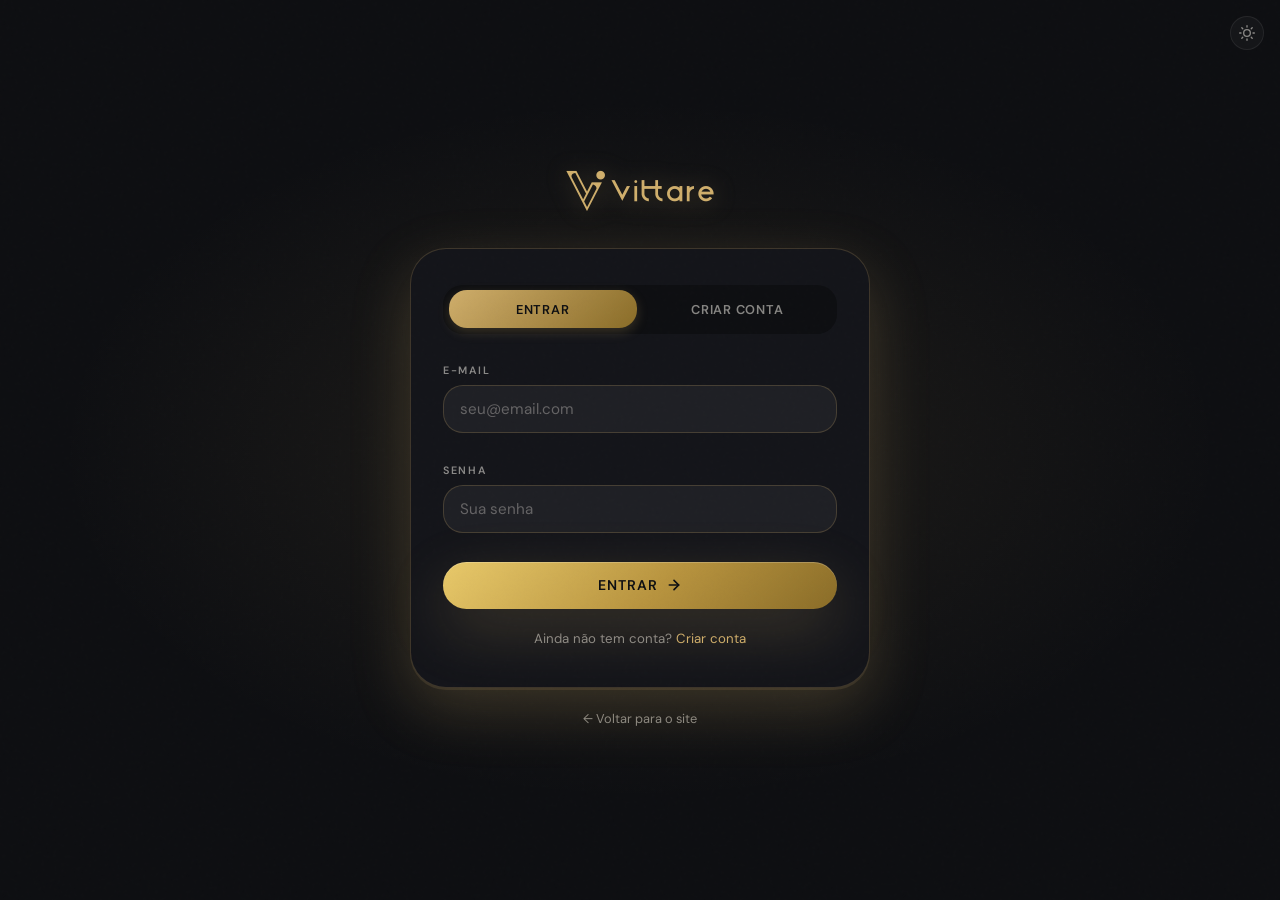
<file: admin.html>
<!DOCTYPE html>
<html lang="pt-BR" data-theme="dark">
<head>
<meta charset="UTF-8"/>
<meta name="viewport" content="width=device-width,initial-scale=1.0"/>
<title>Admin — Jornada Patrimônio Inteligente</title>
<link rel="icon" href="[data-uri]" type="image/png"/>
<link rel="preconnect" href="https://fonts.googleapis.com"/>
<link href="https://fonts.googleapis.com/css2?family=Playfair+Display:ital,wght@0,400;0,600;0,700&family=DM+Sans:wght@300;400;500;600&display=swap" rel="stylesheet"/>
<link rel="stylesheet" href="styles.css"/>
<style>
.adm-page { min-height:100vh; background:var(--bg-0); display:flex; flex-direction:column; }
.adm-nav {
  background:rgba(14,15,18,.94); backdrop-filter:blur(20px);
  border-bottom:1px solid var(--brd-gold); padding:.9rem 1.5rem;
  display:flex; align-items:center; justify-content:space-between; gap:1rem;
  position:sticky; top:0; z-index:50;
}
.adm-nav__logo { height:34px; width:auto; }
.adm-nav__right { display:flex; align-items:center; gap:.85rem; }
.adm-nav__user { font-size:.78rem; color:var(--text-m); }
.adm-body { max-width:1100px; margin:0 auto; padding:2.5rem 1.5rem; width:100%; }
.adm-header { margin-bottom:2.5rem; }
.adm-header h1 { font-size:clamp(1.6rem,3vw,2.2rem); margin-bottom:.3rem; }
.adm-header p { font-size:.9rem; color:var(--text-m); }
.adm-grid { display:grid; gap:1.5rem; }
@media(min-width:900px) { .adm-grid { grid-template-columns:1fr 1fr; } }
.adm-panel {
  border:1px solid var(--brd-gold); border-radius:var(--r-xl);
  background:var(--bg-1); overflow:hidden;
}
.adm-panel__hdr {
  background:rgba(207,174,107,.07); padding:1rem 1.5rem;
  border-bottom:1px solid var(--brd-gold);
  display:flex; align-items:center; gap:.6rem;
}
.adm-panel__hdr h3 {
  font-family:'DM Sans',sans-serif; font-size:.82rem; font-weight:700;
  letter-spacing:.18em; text-transform:uppercase; color:var(--gold-400); margin:0;
}
.adm-panel__hdr svg { color:var(--gold-400); flex-shrink:0; width:15px; height:15px; }
.adm-panel__body { padding:1.5rem; display:flex; flex-direction:column; gap:1rem; }
.adm-status-badge {
  display:inline-flex; align-items:center; gap:.4rem;
  padding:.3rem .85rem; border-radius:var(--r-full);
  font-family:'DM Sans',sans-serif; font-size:.7rem; font-weight:700;
  letter-spacing:.12em; text-transform:uppercase;
}
.adm-status-badge--open   { background:rgba(80,200,120,.12); border:1px solid rgba(80,200,120,.25); color:#50c878; }
.adm-status-badge--closed { background:rgba(220,80,80,.12);  border:1px solid rgba(220,80,80,.25);  color:#e06060; }
.adm-status-badge--locked { background:rgba(207,174,107,.1); border:1px solid var(--brd-gold); color:var(--gold-400); }
.adm-status-badge--live   { background:rgba(80,200,120,.12); border:1px solid rgba(80,200,120,.25); color:#50c878; }
.adm-save-msg {
  font-size:.82rem; padding:.6rem 1rem; border-radius:var(--r-md);
  background:rgba(207,174,107,.08); border:1px solid var(--brd-gold);
  color:var(--gold-400); display:none;
}
.adm-save-msg.visible { display:block; }
/* Users table */
.users-table { width:100%; border-collapse:collapse; font-size:.86rem; }
.users-table th {
  text-align:left; padding:.6rem .9rem;
  font-family:'DM Sans',sans-serif; font-size:.62rem; font-weight:700;
  letter-spacing:.18em; text-transform:uppercase; color:var(--text-m);
  border-bottom:1px solid var(--brd-sub);
}
.users-table td { padding:.7rem .9rem; border-bottom:1px solid var(--brd-sub); color:var(--text-b); vertical-align:middle; }
.users-table tr:last-child td { border-bottom:none; }
.users-table tr:hover td { background:var(--surf-a); }
.paid-badge {
  display:inline-flex; align-items:center; gap:.3rem;
  padding:.2rem .65rem; border-radius:var(--r-full);
  font-size:.65rem; font-weight:700; letter-spacing:.1em; text-transform:uppercase;
}
.paid-badge--yes { background:rgba(80,200,120,.12); color:#50c878; border:1px solid rgba(80,200,120,.2); }
.paid-badge--no  { background:rgba(207,174,107,.08); color:var(--gold-400); border:1px solid var(--brd-gold); }
.btn--xs { padding:.38rem .85rem; font-size:.72rem; }
/* Events list */
.events-list { display:flex; flex-direction:column; gap:.75rem; }
.event-row {
  display:flex; align-items:center; gap:1rem; flex-wrap:wrap;
  padding:.9rem 1.1rem; border:1px solid var(--brd-gold);
  border-radius:var(--r-lg); background:var(--surf-a); transition:var(--tr);
}
.event-row.active-event { border-color:var(--gold-300); background:rgba(207,174,107,.08); }
.event-row__info { flex:1; min-width:160px; }
.event-row__name { font-weight:600; font-size:.95rem; color:var(--text-h); }
.event-row__meta { font-size:.78rem; color:var(--text-m); margin-top:.2rem; }
.event-row__actions { display:flex; gap:.5rem; flex-wrap:wrap; }
/* New event form */
.new-event-form {
  border:1px dashed rgba(207,174,107,.3); border-radius:var(--r-lg);
  padding:1.25rem; background:rgba(207,174,107,.03);
  display:flex; flex-direction:column; gap:.85rem;
}
</style>
</head>
<body>
<div class="adm-page">

  <!-- NAV -->
  <nav class="adm-nav">
    <div style="display:flex;align-items:center;gap:1rem">
      <img src="[data-uri]"  class="adm-nav__logo logo--dark"  alt="Vittare"/>
      <img src="[data-uri]" class="adm-nav__logo logo--light" alt="Vittare"/>
      <span class="eyebrow" style="font-size:.6rem">Área Admin</span>
    </div>
    <div class="adm-nav__right">
      <span class="adm-nav__user" id="nav-user-name">Carregando…</span>
      <button class="theme-toggle" id="themeToggle" aria-label="Alternar tema">
        <div class="theme-toggle__icons">
          <svg viewBox="0 0 24 24" fill="none" stroke="currentColor" stroke-width="2" stroke-linecap="round" stroke-linejoin="round"><path d="M21 12.79A9 9 0 1 1 11.21 3 7 7 0 0 0 21 12.79z"/></svg>
          <svg viewBox="0 0 24 24" fill="none" stroke="currentColor" stroke-width="2" stroke-linecap="round" stroke-linejoin="round"><circle cx="12" cy="12" r="5"/><line x1="12" y1="1" x2="12" y2="3"/><line x1="12" y1="21" x2="12" y2="23"/><line x1="4.22" y1="4.22" x2="5.64" y2="5.64"/><line x1="18.36" y1="18.36" x2="19.78" y2="19.78"/><line x1="1" y1="12" x2="3" y2="12"/><line x1="21" y1="12" x2="23" y2="12"/><line x1="4.22" y1="19.78" x2="5.64" y2="18.36"/><line x1="18.36" y1="5.64" x2="19.78" y2="4.22"/></svg>
        </div>
      </button>
      <button class="btn btn--secondary btn--sm" onclick="logout()">Sair</button>
    </div>
  </nav>

  <div class="adm-body">
    <div class="adm-header">
      <h1>Painel Administrativo</h1>
      <p>Gerencie eventos, links, vendas e usuários da Jornada Patrimônio Inteligente.</p>
    </div>

    <div class="adm-grid">

      <!-- ── EVENTO ATIVO ──────────────────────────── -->
      <div class="adm-panel">
        <div class="adm-panel__hdr">
          <svg viewBox="0 0 24 24" fill="none" stroke="currentColor" stroke-width="2" stroke-linecap="round" stroke-linejoin="round"><rect x="3" y="4" width="18" height="18" rx="2" ry="2"/><line x1="16" y1="2" x2="16" y2="6"/><line x1="8" y1="2" x2="8" y2="6"/><line x1="3" y1="10" x2="21" y2="10"/></svg>
          <h3>Evento ativo</h3>
        </div>
        <div class="adm-panel__body">
          <div class="form-group"><label>Nome do evento</label><input type="text" id="ev-name" placeholder="Jornada Patrimônio Inteligente"/></div>
          <div class="form-group"><label>Data e hora</label><input type="text" id="ev-date" placeholder="Ex: 2026-05-04T20:00:00-03:00"/></div>
          <div class="form-group"><label>Link de pagamento (checkout)</label><input type="text" id="ev-payment-link" placeholder="https://payfast.greenn.com.br/…"/></div>
          <div class="form-group">
            <label>Status das vendas</label>
            <div class="admin-radios" style="margin-top:.4rem">
              <label class="admin-radio"><input type="radio" name="sales-status" value="open" checked style="accent-color:var(--gold-400)"/>
                <svg width="13" height="13" viewBox="0 0 24 24" fill="none" stroke="currentColor" stroke-width="2" stroke-linecap="round" stroke-linejoin="round"><path d="M22 11.08V12a10 10 0 1 1-5.93-9.14"/><polyline points="22 4 12 14.01 9 11.01"/></svg> Vendas abertas</label>
              <label class="admin-radio"><input type="radio" name="sales-status" value="closed" style="accent-color:var(--gold-400)"/>
                <svg width="13" height="13" viewBox="0 0 24 24" fill="none" stroke="currentColor" stroke-width="2" stroke-linecap="round" stroke-linejoin="round"><circle cx="12" cy="12" r="10"/><line x1="15" y1="9" x2="9" y2="15"/><line x1="9" y1="9" x2="15" y2="15"/></svg> Encerrar vagas</label>
            </div>
          </div>
          <button class="btn btn--primary btn--sm" onclick="saveEvent()">Salvar evento</button>
          <div id="ev-msg" class="adm-save-msg"></div>
        </div>
      </div>

      <!-- ── LINK WHATSAPP ─────────────────────────── -->
      <div class="adm-panel">
        <div class="adm-panel__hdr">
          <svg viewBox="0 0 24 24" fill="none" stroke="currentColor" stroke-width="2" stroke-linecap="round" stroke-linejoin="round"><path d="M22 16.92v3a2 2 0 0 1-2.18 2 19.79 19.79 0 0 1-8.63-3.07A19.5 19.5 0 0 1 4.69 12 19.79 19.79 0 0 1 1.61 3.21 2 2 0 0 1 3.58 1h3a2 2 0 0 1 2 1.72c.127.96.361 1.903.7 2.81a2 2 0 0 1-.45 2.11L7.91 8.56a16 16 0 0 0 5.53 5.53l.98-.82a2 2 0 0 1 2.11-.45c.907.339 1.85.573 2.81.7A2 2 0 0 1 22 16.92z"/></svg>
          <h3>Grupo WhatsApp</h3>
        </div>
        <div class="adm-panel__body">
          <div id="wa-current-status" style="display:flex;align-items:center;gap:.6rem;margin-bottom:.25rem">
            <span>Status atual:</span>
            <span class="adm-status-badge adm-status-badge--locked" id="wa-status-badge">Bloqueado</span>
          </div>
          <div class="form-group"><label>Link do grupo WhatsApp</label><input type="text" id="wa-link" placeholder="https://chat.whatsapp.com/…"/></div>
          <div class="form-group">
            <label>Visibilidade do link</label>
            <div class="admin-radios" style="margin-top:.4rem">
              <label class="admin-radio"><input type="radio" name="wa-status" value="locked" checked style="accent-color:var(--gold-400)"/>
                <svg width="13" height="13" viewBox="0 0 24 24" fill="none" stroke="currentColor" stroke-width="2" stroke-linecap="round" stroke-linejoin="round"><rect x="3" y="11" width="18" height="11" rx="2" ry="2"/><path d="M7 11V7a5 5 0 0 1 10 0v4"/></svg> Bloqueado</label>
              <label class="admin-radio"><input type="radio" name="wa-status" value="unlocked" style="accent-color:var(--gold-400)"/>
                <svg width="13" height="13" viewBox="0 0 24 24" fill="none" stroke="currentColor" stroke-width="2" stroke-linecap="round" stroke-linejoin="round"><polygon points="5 3 19 12 5 21 5 3"/></svg> Liberar para clientes</label>
            </div>
          </div>
          <button class="btn btn--primary btn--sm" onclick="saveWA()">Salvar link WA</button>
          <div id="wa-msg" class="adm-save-msg"></div>
        </div>
      </div>

      <!-- ── USUÁRIOS ───────────────────────────────── -->
      <div class="adm-panel" style="grid-column:1/-1">
        <div class="adm-panel__hdr">
          <svg viewBox="0 0 24 24" fill="none" stroke="currentColor" stroke-width="2" stroke-linecap="round" stroke-linejoin="round"><path d="M17 21v-2a4 4 0 0 0-4-4H5a4 4 0 0 0-4 4v2"/><circle cx="9" cy="7" r="4"/><path d="M23 21v-2a4 4 0 0 0-3-3.87"/><path d="M16 3.13a4 4 0 0 1 0 7.75"/></svg>
          <h3>Usuários cadastrados</h3>
        </div>
        <div class="adm-panel__body">
          <div style="overflow-x:auto">
            <table class="users-table" id="users-table">
              <thead>
                <tr>
                  <th>Nome</th><th>E-mail</th><th>WhatsApp</th>
                  <th>Perfil</th><th>Pagamento</th><th>Cadastro</th><th>Ações</th>
                </tr>
              </thead>
              <tbody id="users-tbody"></tbody>
            </table>
          </div>
          <div id="users-msg" class="adm-save-msg"></div>
        </div>
      </div>

      <!-- ── NOVO ADMIN ────────────────────────────── -->
      <div class="adm-panel">
        <div class="adm-panel__hdr">
          <svg viewBox="0 0 24 24" fill="none" stroke="currentColor" stroke-width="2" stroke-linecap="round" stroke-linejoin="round"><path d="M12 22s8-4 8-10V5l-8-3-8 3v7c0 6 8 10 8 10z"/></svg>
          <h3>Adicionar administrador</h3>
        </div>
        <div class="adm-panel__body">
          <div class="form-group"><label>Nome</label><input type="text" id="new-admin-name" placeholder="Nome do admin"/></div>
          <div class="form-group"><label>E-mail</label><input type="text" id="new-admin-email" placeholder="admin@email.com"/></div>
          <div class="form-group"><label>Senha</label><input type="password" id="new-admin-pass" placeholder="Senha do admin"/></div>
          <button class="btn btn--primary btn--sm" onclick="addAdmin()">Criar admin</button>
          <div id="new-admin-msg" class="adm-save-msg"></div>
        </div>
      </div>

      <!-- ── ACESSO RÁPIDO ─────────────────────────── -->
      <div class="adm-panel">
        <div class="adm-panel__hdr">
          <svg viewBox="0 0 24 24" fill="none" stroke="currentColor" stroke-width="2" stroke-linecap="round" stroke-linejoin="round"><path d="M18 13v6a2 2 0 0 1-2 2H5a2 2 0 0 1-2-2V8a2 2 0 0 0 1 0h4"/><polyline points="15 3 21 3 21 9"/><line x1="10" y1="14" x2="21" y2="3"/></svg>
          <h3>Acesso rápido</h3>
        </div>
        <div class="adm-panel__body">
          <a href="index.html" class="btn btn--secondary btn--sm btn--full">Ver site principal</a>
          <a href="area-cliente.html" class="btn btn--secondary btn--sm btn--full">Simular área do cliente</a>
          <a href="login.html" class="btn btn--secondary btn--sm btn--full">Ir para login</a>
        </div>
      </div>

    </div>
  </div>
</div>

<script>
// Auth guard
const session = (()=>{ try{ return JSON.parse(sessionStorage.getItem('vt_session')); }catch{return null;} })();
if (!session || session.role !== 'admin') { window.location.href = 'login.html'; }
document.getElementById('nav-user-name').textContent = '👤 ' + (session?.name || 'Admin');

// Theme
function applyTheme(t) { document.documentElement.dataset.theme = t; }
const t = localStorage.getItem('vt_theme') || 'dark';
applyTheme(t);
document.getElementById('themeToggle').addEventListener('click', () => {
  const next = document.documentElement.dataset.theme === 'dark' ? 'light' : 'dark';
  applyTheme(next); localStorage.setItem('vt_theme', next);
});

// Logout
function logout() { sessionStorage.removeItem('vt_session'); window.location.href = 'login.html'; }

// DB helpers
const DB_KEY = 'vt_users_db';
function getDB() { try{ return JSON.parse(localStorage.getItem(DB_KEY))||{};}catch{return{};} }
function saveDB(db) { localStorage.setItem(DB_KEY, JSON.stringify(db)); }

// Storage keys
const KEY_WA_LINK   = 'vt_wa_link';
const KEY_WA_STATUS = 'vt_wa_status';
const KEY_SALES     = 'vt_sales_status';
const KEY_EV_NAME   = 'vt_ev_name';
const KEY_EV_DATE   = 'vt_ev_date';
const KEY_EV_PAY    = 'vt_ev_payment';

function flash(id, msg, ok=true) {
  const el = document.getElementById(id);
  el.textContent = msg; el.className = 'adm-save-msg visible';
  if (ok) el.style.color = 'var(--gold-300)';
  else { el.style.color = '#e06060'; el.style.background = 'rgba(220,80,80,.08)'; el.style.borderColor = 'rgba(220,80,80,.25)'; }
  setTimeout(() => el.classList.remove('visible'), 3500);
}

// Init: populate fields from storage
function initFields() {
  document.getElementById('wa-link').value = localStorage.getItem(KEY_WA_LINK) || '';
  const waSt = localStorage.getItem(KEY_WA_STATUS) || 'locked';
  document.querySelector('input[name="wa-status"][value="'+waSt+'"]').checked = true;
  document.getElementById('wa-status-badge').textContent = waSt === 'unlocked' ? 'Liberado' : 'Bloqueado';
  document.getElementById('wa-status-badge').className = 'adm-status-badge ' + (waSt==='unlocked'?'adm-status-badge--live':'adm-status-badge--locked');

  document.getElementById('ev-name').value  = localStorage.getItem(KEY_EV_NAME) || 'Jornada Patrimônio Inteligente';
  document.getElementById('ev-date').value  = localStorage.getItem(KEY_EV_DATE) || '2026-05-04T20:00:00-03:00';
  document.getElementById('ev-payment-link').value = localStorage.getItem(KEY_EV_PAY) || 'https://payfast.greenn.com.br/pre-checkout/8jvqfva';
  const saleSt = localStorage.getItem(KEY_SALES) || 'open';
  document.querySelector('input[name="sales-status"][value="'+saleSt+'"]').checked = true;

  renderUsers();
}

// Save WA
function saveWA() {
  const link   = document.getElementById('wa-link').value.trim();
  const status = document.querySelector('input[name="wa-status"]:checked').value;
  localStorage.setItem(KEY_WA_LINK, link);
  localStorage.setItem(KEY_WA_STATUS, status);
  document.getElementById('wa-status-badge').textContent = status === 'unlocked' ? 'Liberado' : 'Bloqueado';
  document.getElementById('wa-status-badge').className = 'adm-status-badge ' + (status==='unlocked'?'adm-status-badge--live':'adm-status-badge--locked');
  flash('wa-msg', status==='unlocked' ? '✓ Link liberado para clientes!' : '✓ Link bloqueado.');
}

// Save Event
function saveEvent() {
  const name  = document.getElementById('ev-name').value.trim();
  const date  = document.getElementById('ev-date').value.trim();
  const pay   = document.getElementById('ev-payment-link').value.trim();
  const sales = document.querySelector('input[name="sales-status"]:checked').value;
  localStorage.setItem(KEY_EV_NAME, name);
  localStorage.setItem(KEY_EV_DATE, date);
  localStorage.setItem(KEY_EV_PAY,  pay);
  localStorage.setItem(KEY_SALES,   sales);
  flash('ev-msg', '✓ Evento salvo! ' + (sales==='open'?'Vendas abertas.':'Vagas encerradas.'));
}

// Render users table
function renderUsers() {
  const db   = getDB();
  const tbody = document.getElementById('users-tbody');
  const rows = Object.entries(db).filter(([e]) => e !== 'admin@vittare.com' || true);
  if (!rows.length) { tbody.innerHTML = '<tr><td colspan="7" style="text-align:center;color:var(--text-m);padding:1.5rem">Nenhum usuário cadastrado.</td></tr>'; return; }
  tbody.innerHTML = rows.map(([email, u]) => `
    <tr>
      <td><strong style="color:var(--text-h)">${u.name}</strong></td>
      <td>${email}</td>
      <td>${u.wa||'—'}</td>
      <td><span class="adm-status-badge ${u.role==='admin'?'adm-status-badge--live':'adm-status-badge--locked'}">${u.role}</span></td>
      <td><span class="paid-badge ${u.paid?'paid-badge--yes':'paid-badge--no'}">${u.paid?'✓ Pago':'Pendente'}</span></td>
      <td style="font-size:.76rem;color:var(--text-m)">${new Date(u.createdAt).toLocaleDateString('pt-BR')}</td>
      <td>
        <div style="display:flex;gap:.4rem;flex-wrap:wrap">
          ${!u.paid ? `<button class="btn btn--primary btn--xs" onclick="confirmPaid('${email}')">Confirmar pagto</button>` : `<button class="btn btn--secondary btn--xs" onclick="revokePaid('${email}')">Revogar</button>`}
          ${u.role!=='admin'?`<button class="btn btn--secondary btn--xs" onclick="makeAdmin('${email}')">Tornar admin</button>`:'<span style="font-size:.7rem;color:var(--text-m)">admin</span>'}
          <button class="btn btn--xs" style="background:rgba(220,80,80,.12);color:#e06060;border:1px solid rgba(220,80,80,.2);border-radius:var(--r-full);font-family:DM Sans;font-size:.72rem;font-weight:600;letter-spacing:.06em;cursor:pointer" onclick="deleteUser('${email}')">Remover</button>
        </div>
      </td>
    </tr>`).join('');
}

function confirmPaid(email) {
  const db = getDB(); if (!db[email]) return;
  db[email].paid = true; saveDB(db); renderUsers();
  flash('users-msg', `✓ Pagamento de ${db[email].name} confirmado.`);
}
function revokePaid(email) {
  const db = getDB(); if (!db[email]) return;
  db[email].paid = false; saveDB(db); renderUsers();
  flash('users-msg', `Pagamento de ${db[email].name} revogado.`);
}
function makeAdmin(email) {
  const db = getDB(); if (!db[email]) return;
  db[email].role = 'admin'; saveDB(db); renderUsers();
  flash('users-msg', `${db[email].name} agora é admin.`);
}
function deleteUser(email) {
  if (!confirm('Remover este usuário?')) return;
  const db = getDB(); delete db[email]; saveDB(db); renderUsers();
  flash('users-msg', 'Usuário removido.');
}

function addAdmin() {
  const name  = document.getElementById('new-admin-name').value.trim();
  const email = document.getElementById('new-admin-email').value.trim().toLowerCase();
  const pass  = document.getElementById('new-admin-pass').value;
  if (!name||!email||!pass) { flash('new-admin-msg','Preencha todos os campos.',false); return; }
  const db = getDB();
  if (db[email]) { flash('new-admin-msg','E-mail já cadastrado.',false); return; }
  db[email] = { name, wa:'', password:pass, role:'admin', paid:true, createdAt: new Date().toISOString() };
  saveDB(db); renderUsers();
  document.getElementById('new-admin-name').value = '';
  document.getElementById('new-admin-email').value = '';
  document.getElementById('new-admin-pass').value = '';
  flash('new-admin-msg', `✓ Admin ${name} criado com sucesso.`);
}

initFields();
</script>
</body>
</html>
</file>
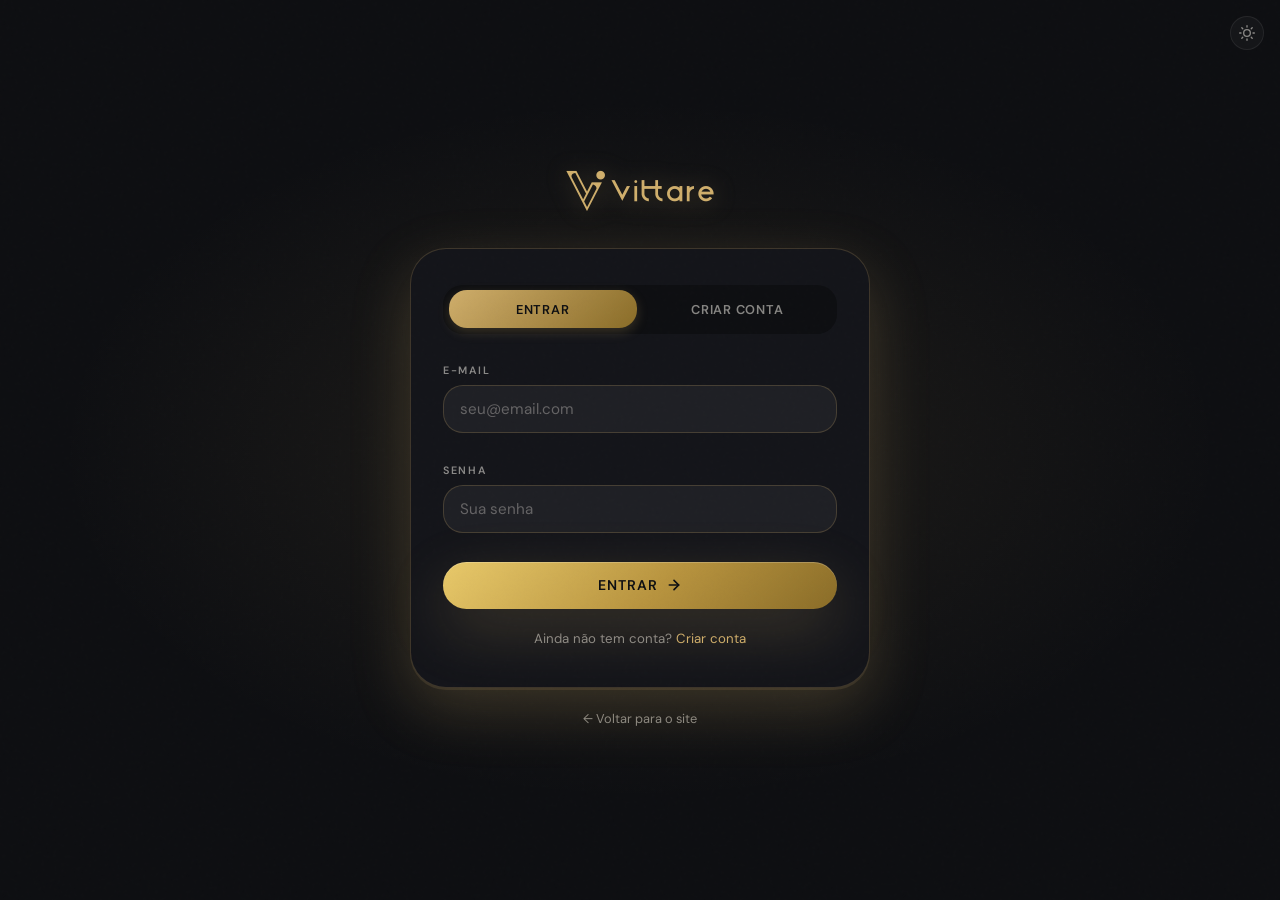
<file: area-cliente.html>
<!DOCTYPE html>
<html lang="pt-BR" data-theme="dark">
<head>
<meta charset="UTF-8"/>
<meta name="viewport" content="width=device-width,initial-scale=1.0"/>
<title>Área do Cliente — Jornada Patrimônio Inteligente</title>
<link rel="icon" href="[data-uri]" type="image/png"/>
<link rel="preconnect" href="https://fonts.googleapis.com"/>
<link href="https://fonts.googleapis.com/css2?family=Playfair+Display:ital,wght@0,400;0,600;0,700&family=DM+Sans:wght@300;400;500;600&display=swap" rel="stylesheet"/>
<link rel="stylesheet" href="styles.css"/>
<style>
.cli-page { min-height:100vh; background:var(--bg-0); display:flex; flex-direction:column; }
.cli-nav {
  background:rgba(14,15,18,.94); backdrop-filter:blur(20px);
  border-bottom:1px solid var(--brd-gold); padding:.9rem 1.5rem;
  display:flex; align-items:center; justify-content:space-between; gap:1rem;
  position:sticky; top:0; z-index:50;
}
.cli-nav__logo { height:34px; width:auto; }
.cli-body { max-width:700px; margin:0 auto; padding:3rem 1.5rem; width:100%; }
.cli-greeting { font-size:clamp(1.5rem,4vw,2.2rem); margin-bottom:.4rem; }
.cli-greeting em {
  font-style:italic;
  background:linear-gradient(110deg,var(--gold-300),var(--gold-500));
  -webkit-background-clip:text; -webkit-text-fill-color:transparent; background-clip:text;
}
.cli-card {
  border:1px solid var(--brd-gold); border-radius:var(--r-xl);
  background:var(--bg-1); padding:2rem; margin-top:2rem;
  box-shadow:var(--sh-card);
}
.cli-event-info {
  display:grid; gap:.65rem; margin:1.5rem 0;
}
.cli-event-row {
  display:flex; align-items:center; gap:.65rem;
  font-size:.9rem; color:var(--text-b);
}
.cli-event-row svg { color:var(--gold-400); flex-shrink:0; width:16px; height:16px; }
/* WA states */
.wa-pending-box {
  display:flex; flex-direction:column; align-items:center; gap:.85rem;
  padding:1.75rem; border:1px dashed rgba(207,174,107,.3);
  border-radius:var(--r-xl); text-align:center;
}
.wa-pending-box .pulse-ring {
  width:60px; height:60px; border-radius:50%;
  background:linear-gradient(135deg,var(--gold-600),var(--gold-700));
  display:flex; align-items:center; justify-content:center;
  animation:pulse-badge 2.5s ease infinite; color:var(--bg-0);
}
.wa-ready-box {
  display:flex; flex-direction:column; align-items:center; gap:1rem;
  padding:1.75rem; border:1px solid rgba(80,200,120,.25);
  border-radius:var(--r-xl); background:rgba(80,200,120,.05);
  text-align:center;
}
.wa-ready-box .check-ring {
  width:60px; height:60px; border-radius:50%;
  background:linear-gradient(135deg,#3cb46e,#2a8a52);
  display:flex; align-items:center; justify-content:center; color:white;
  box-shadow:0 8px 24px rgba(80,200,120,.3);
}
.wa-link-btn {
  display:inline-flex; align-items:center; gap:.55rem;
  padding:1rem 2rem; border-radius:var(--r-full);
  background:linear-gradient(135deg,#25D366,#1da851);
  color:white; font-weight:700; font-size:.92rem;
  letter-spacing:.04em; text-transform:uppercase;
  box-shadow:0 8px 24px rgba(37,211,102,.3);
  transition:transform .2s, box-shadow .2s;
}
.wa-link-btn:hover { transform:translateY(-2px); box-shadow:0 12px 32px rgba(37,211,102,.4); }
.countdown-mini { margin-top:1.5rem; }
.status-dot {
  display:inline-flex; align-items:center; gap:.4rem;
  font-size:.72rem; font-weight:700; letter-spacing:.14em; text-transform:uppercase;
}
.status-dot::before {
  content:''; width:8px; height:8px; border-radius:50%;
  background:var(--color,var(--gold-400));
  box-shadow:0 0 0 3px rgba(207,174,107,.2);
  animation:pulse-dot 1.8s ease infinite;
}
</style>
</head>
<body>
<div class="cli-page">

  <nav class="cli-nav">
    <a href="index.html">
      <img src="[data-uri]"  class="cli-nav__logo logo--dark"  alt="Vittare"/>
      <img src="[data-uri]" class="cli-nav__logo logo--light" alt="Vittare"/>
    </a>
    <div style="display:flex;align-items:center;gap:.85rem">
      <button class="theme-toggle" id="themeToggle" aria-label="Alternar tema">
        <div class="theme-toggle__icons">
          <svg viewBox="0 0 24 24" fill="none" stroke="currentColor" stroke-width="2" stroke-linecap="round" stroke-linejoin="round"><path d="M21 12.79A9 9 0 1 1 11.21 3 7 7 0 0 0 21 12.79z"/></svg>
          <svg viewBox="0 0 24 24" fill="none" stroke="currentColor" stroke-width="2" stroke-linecap="round" stroke-linejoin="round"><circle cx="12" cy="12" r="5"/><line x1="12" y1="1" x2="12" y2="3"/><line x1="12" y1="21" x2="12" y2="23"/><line x1="4.22" y1="4.22" x2="5.64" y2="5.64"/><line x1="18.36" y1="18.36" x2="19.78" y2="19.78"/><line x1="1" y1="12" x2="3" y2="12"/><line x1="21" y1="12" x2="23" y2="12"/><line x1="4.22" y1="19.78" x2="5.64" y2="18.36"/><line x1="18.36" y1="5.64" x2="19.78" y2="4.22"/></svg>
        </div>
      </button>
      <span id="nav-username" style="font-size:.78rem;color:var(--text-m)"></span>
      <button class="btn btn--secondary btn--sm" onclick="logout()">Sair</button>
    </div>
  </nav>

  <div class="cli-body">
    <h1 class="cli-greeting">Olá, <em id="user-first-name">…</em> 👋</h1>
    <p style="color:var(--text-m)">Aqui está o seu acesso à Jornada Patrimônio Inteligente.</p>

    <!-- Event info card -->
    <div class="cli-card">
      <span class="eyebrow" style="margin-bottom:.85rem;display:inline-block">Seu ingresso</span>
      <h3 id="ev-title">Jornada Patrimônio Inteligente</h3>
      <div class="cli-event-info">
        <div class="cli-event-row">
          <svg viewBox="0 0 24 24" fill="none" stroke="currentColor" stroke-width="2" stroke-linecap="round" stroke-linejoin="round"><rect x="3" y="4" width="18" height="18" rx="2" ry="2"/><line x1="16" y1="2" x2="16" y2="6"/><line x1="8" y1="2" x2="8" y2="6"/><line x1="3" y1="10" x2="21" y2="10"/></svg>
          <span id="ev-date-display">04 de Maio de 2026</span>
        </div>
        <div class="cli-event-row">
          <svg viewBox="0 0 24 24" fill="none" stroke="currentColor" stroke-width="2" stroke-linecap="round" stroke-linejoin="round"><circle cx="12" cy="12" r="10"/><polyline points="12 6 12 12 16 14"/></svg>
          <span>100% online e ao vivo</span>
        </div>
        <div class="cli-event-row">
          <svg viewBox="0 0 24 24" fill="none" stroke="currentColor" stroke-width="2" stroke-linecap="round" stroke-linejoin="round"><path d="M22 11.08V12a10 10 0 1 1-5.93-9.14"/><polyline points="22 4 12 14.01 9 11.01"/></svg>
          <span style="color:#50c878;font-weight:600">Pagamento confirmado</span>
        </div>
      </div>

      <!-- Countdown -->
      <div class="countdown-mini">
        <p class="countdown-lbl">⏱ A live começa em</p>
        <div class="countdown">
          <div class="cd-unit"><div class="cd-card"><span class="cd-num" id="cd-days">00</span></div><span class="cd-lbl">Dias</span></div>
          <div class="cd-unit"><div class="cd-card"><span class="cd-num" id="cd-hours">00</span></div><span class="cd-lbl">Horas</span></div>
          <div class="cd-unit"><div class="cd-card"><span class="cd-num" id="cd-mins">00</span></div><span class="cd-lbl">Min</span></div>
          <div class="cd-unit"><div class="cd-card"><span class="cd-num" id="cd-secs">00</span></div><span class="cd-lbl">Seg</span></div>
        </div>
      </div>
    </div>

    <!-- WhatsApp group card -->
    <div class="cli-card" style="margin-top:1.25rem">
      <span class="eyebrow" style="margin-bottom:.85rem;display:inline-block">Grupo exclusivo</span>
      <h3>Grupo do WhatsApp</h3>

      <!-- Pending -->
      <div id="wa-pending" style="margin-top:1.25rem">
        <div class="wa-pending-box">
          <div class="pulse-ring">
            <svg width="26" height="26" viewBox="0 0 24 24" fill="none" stroke="currentColor" stroke-width="2" stroke-linecap="round" stroke-linejoin="round"><circle cx="12" cy="12" r="10"/><polyline points="12 6 12 12 16 14"/></svg>
          </div>
          <p style="font-weight:600;color:var(--text-h)">Aguardando liberação</p>
          <p style="font-size:.88rem">O administrador liberará o link do grupo em breve. Esta página verifica automaticamente a cada 15 segundos.</p>
          <span class="status-dot" style="--color:var(--gold-400)">Verificando…</span>
        </div>
      </div>

      <!-- Ready -->
      <div id="wa-ready" style="display:none;margin-top:1.25rem">
        <div class="wa-ready-box">
          <div class="check-ring">
            <svg width="28" height="28" viewBox="0 0 24 24" fill="none" stroke="currentColor" stroke-width="2.5" stroke-linecap="round" stroke-linejoin="round"><path d="M22 11.08V12a10 10 0 1 1-5.93-9.14"/><polyline points="22 4 12 14.01 9 11.01"/></svg>
          </div>
          <p style="font-weight:700;font-size:1.05rem;color:#50c878">Link liberado!</p>
          <p style="font-size:.9rem">Clique abaixo para entrar no grupo oficial de participantes:</p>
          <a id="wa-group-link" href="#" target="_blank" rel="noopener" class="wa-link-btn">
            <svg width="20" height="20" viewBox="0 0 24 24" fill="currentColor"><path d="M17.472 14.382c-.297-.149-1.758-.867-2.03-.967-.273-.099-.471-.148-.67.15-.197.297-.767.966-.94 1.164-.173.199-.347.223-.644.075-.297-.15-1.255-.463-2.39-1.475-.883-.788-1.48-1.761-1.653-2.059-.173-.297-.018-.458.13-.606.134-.133.298-.347.446-.52.149-.174.198-.298.298-.497.099-.198.05-.371-.025-.52-.075-.149-.669-1.612-.916-2.207-.242-.579-.487-.5-.669-.51-.173-.008-.371-.01-.57-.01-.198 0-.52.074-.792.372-.272.297-1.04 1.016-1.04 2.479 0 1.462 1.065 2.875 1.213 3.074.149.198 2.096 3.2 5.077 4.487.709.306 1.262.489 1.694.625.712.227 1.36.195 1.871.118.571-.085 1.758-.719 2.006-1.413.248-.694.248-1.289.173-1.413-.074-.124-.272-.198-.57-.347m-5.421 7.403h-.004a9.87 9.87 0 01-5.031-1.378l-.361-.214-3.741.982.998-3.648-.235-.374a9.86 9.86 0 01-1.51-5.26c.001-5.45 4.436-9.884 9.888-9.884 2.64 0 5.122 1.03 6.988 2.898a9.825 9.825 0 012.893 6.994c-.003 5.45-4.437 9.884-9.885 9.884m8.413-18.297A11.815 11.815 0 0012.05 0C5.495 0 .16 5.335.157 11.892c0 2.096.547 4.142 1.588 5.945L.057 24l6.305-1.654a11.882 11.882 0 005.683 1.448h.005c6.554 0 11.89-5.335 11.893-11.893a11.821 11.821 0 00-3.48-8.413Z"/></svg>
            Entrar no grupo do WhatsApp
          </a>
        </div>
      </div>
    </div>
  </div>
</div>

<script>
// Auth guard
const session = (()=>{ try{ return JSON.parse(sessionStorage.getItem('vt_session')); }catch{return null;} })();
if (!session) { window.location.href = 'login.html'; }
if (session && session.role === 'admin') { window.location.href = 'admin.html'; }

// Populate user name
const firstName = (session?.name || 'Participante').split(' ')[0];
document.getElementById('user-first-name').textContent = firstName;
document.getElementById('nav-username').textContent = '👤 ' + (session?.name || '');

// Theme
function applyTheme(t) { document.documentElement.dataset.theme = t; }
const savedT = localStorage.getItem('vt_theme') || 'dark';
applyTheme(savedT);
document.getElementById('themeToggle').addEventListener('click', () => {
  const next = document.documentElement.dataset.theme === 'dark' ? 'light' : 'dark';
  applyTheme(next); localStorage.setItem('vt_theme', next);
});

function logout() { sessionStorage.removeItem('vt_session'); window.location.href = 'login.html'; }

// Event info from storage
const evName = localStorage.getItem('vt_ev_name') || 'Jornada Patrimônio Inteligente';
const evDate = localStorage.getItem('vt_ev_date') || '2026-05-04T20:00:00-03:00';
document.getElementById('ev-title').textContent = evName;
try {
  const d = new Date(evDate);
  document.getElementById('ev-date-display').textContent = d.toLocaleDateString('pt-BR', {day:'2-digit',month:'long',year:'numeric'}) + ' às ' + d.toLocaleTimeString('pt-BR',{hour:'2-digit',minute:'2-digit'});
} catch(e) {}

// Countdown
let cdPrev = {};
function pad(n) { return String(n).padStart(2,'0'); }
function startCd() {
  const target = new Date(evDate).getTime();
  function tick() {
    const diff = target - Date.now();
    if (diff <= 0) { ['cd-days','cd-hours','cd-mins','cd-secs'].forEach(id => document.getElementById(id).textContent='00'); return; }
    const vals = {'cd-days':Math.floor(diff/86400000),'cd-hours':Math.floor((diff%86400000)/3600000),'cd-mins':Math.floor((diff%3600000)/60000),'cd-secs':Math.floor((diff%60000)/1000)};
    for (const [id,val] of Object.entries(vals)) {
      const el=document.getElementById(id), str=pad(val);
      if (str !== cdPrev[id]) { el.classList.add('flip'); setTimeout(()=>{ el.textContent=str; el.classList.remove('flip'); },180); cdPrev[id]=str; }
    }
  }
  tick(); setInterval(tick,1000);
}
startCd();

// WA polling
function checkWA() {
  const status = localStorage.getItem('vt_wa_status') || 'locked';
  const link   = localStorage.getItem('vt_wa_link')   || '';
  if (status === 'unlocked' && link) {
    document.getElementById('wa-pending').style.display = 'none';
    document.getElementById('wa-ready').style.display   = 'block';
    document.getElementById('wa-group-link').href = link;
  } else {
    document.getElementById('wa-pending').style.display = 'block';
    document.getElementById('wa-ready').style.display   = 'none';
  }
}
checkWA();
setInterval(checkWA, 15000);
</script>
</body>
</html>
</file>
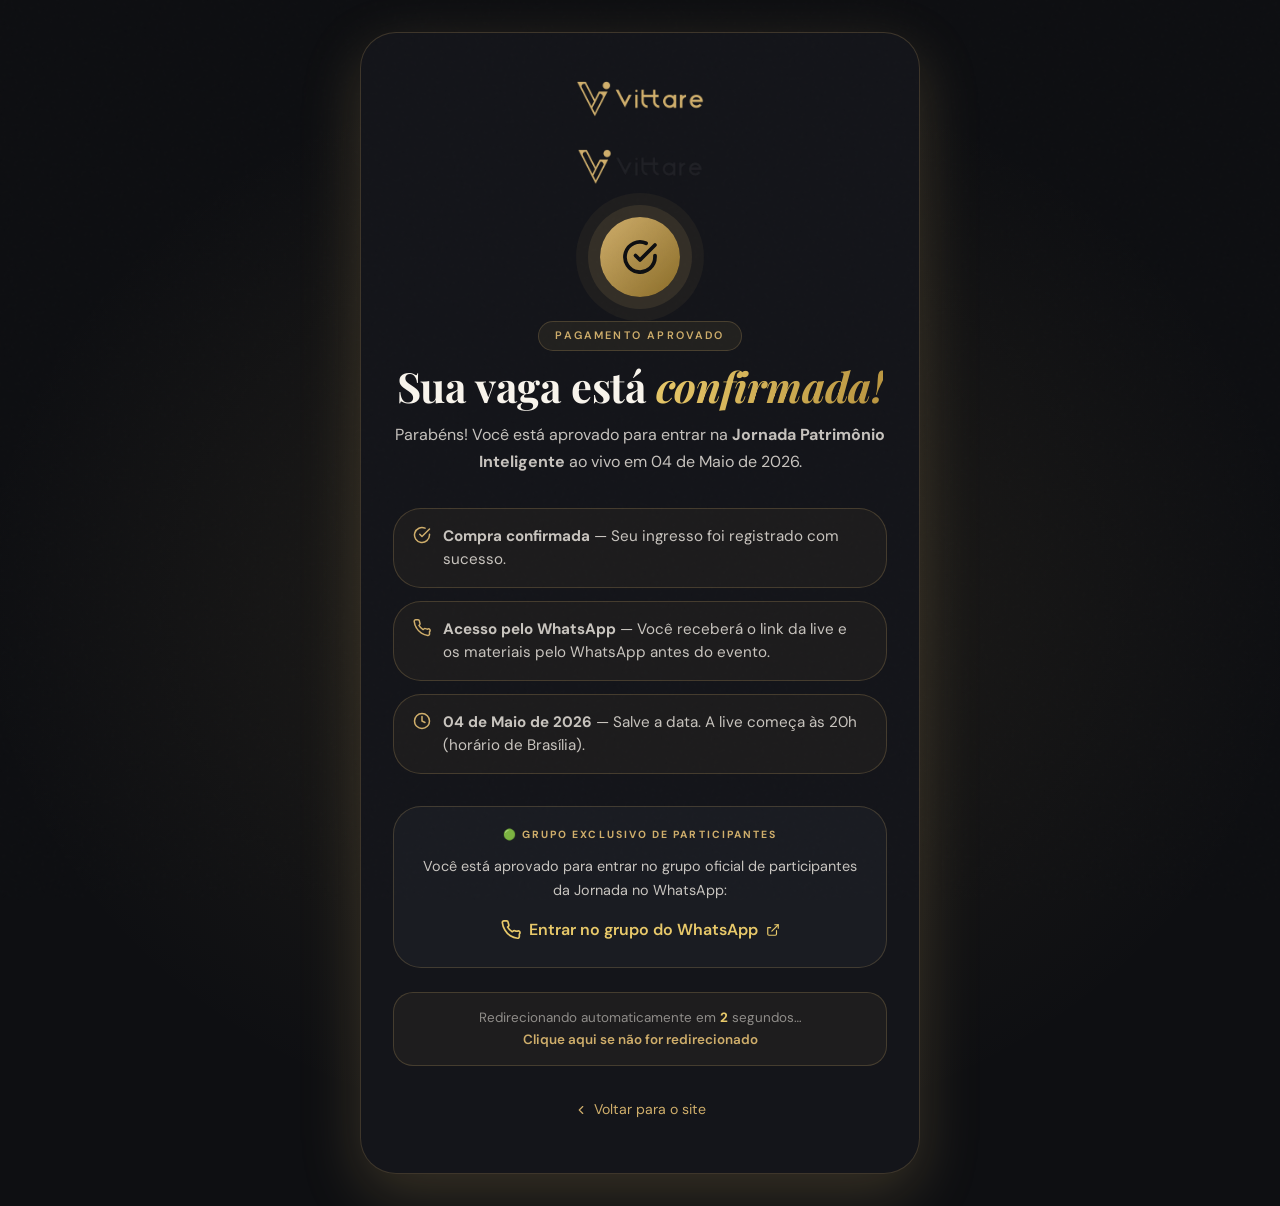
<file: confirmacao.html>
<!DOCTYPE html>
<html lang="pt-BR" data-theme="dark">
<head>
<meta charset="UTF-8"/>
<meta name="viewport" content="width=device-width,initial-scale=1.0"/>
<title>Jornada Patrimônio Inteligente</title>
<link rel="icon" href="[data-uri]" type="image/png"/>
<link rel="preconnect" href="https://fonts.googleapis.com"/>
<link href="https://fonts.googleapis.com/css2?family=Playfair+Display:ital,wght@0,400;0,600;0,700;1,400&family=DM+Sans:wght@300;400;500;600&display=swap" rel="stylesheet"/>
<link rel="stylesheet" href="styles.css"/>
<style>
  .conf-page {
    min-height: 100vh;
    display: flex; flex-direction: column;
    align-items: center; justify-content: center;
    padding: 2rem 1.5rem;
    background: var(--bg-0);
    text-align: center;
    position: relative; overflow: hidden;
  }
  .conf-page::before {
    content: '';
    position: absolute; inset: 0;
    background: radial-gradient(ellipse 80% 70% at 50% 50%, rgba(207,174,107,0.1) 0%, transparent 65%);
    pointer-events: none;
  }
  .conf-card {
    position: relative;
    max-width: 560px; width: 100%;
    background: var(--bg-1);
    border: 1px solid var(--brd-gold);
    border-radius: var(--r-xl);
    padding: 3rem 2rem;
    box-shadow: var(--sh-gold);
    animation: fadeInUp 0.6s ease both;
  }
  .conf-badge {
    width: 80px; height: 80px; border-radius: 50%;
    background: linear-gradient(135deg, var(--gold-400), var(--gold-600));
    display: flex; align-items: center; justify-content: center;
    margin: 0 auto 1.5rem;
    box-shadow: 0 0 0 12px rgba(207,174,107,0.12), 0 0 0 24px rgba(207,174,107,0.06);
    animation: pulse-badge 2.5s ease infinite;
  }
  .conf-badge svg { width: 36px; height: 36px; color: var(--bg-0); }
  @keyframes pulse-badge {
    0%,100% { box-shadow: 0 0 0 12px rgba(207,174,107,0.12), 0 0 0 24px rgba(207,174,107,0.06); }
    50%      { box-shadow: 0 0 0 16px rgba(207,174,107,0.08), 0 0 0 32px rgba(207,174,107,0.03); }
  }
  .conf-card h1 { font-size: clamp(1.8rem,5vw,2.6rem); margin-bottom: .75rem; }
  .conf-card h1 em {
    font-style: italic;
    background: linear-gradient(110deg, var(--gold-300), var(--gold-500));
    -webkit-background-clip: text; -webkit-text-fill-color: transparent;
    background-clip: text;
  }
  .conf-steps {
    margin: 2rem 0;
    display: flex; flex-direction: column; gap: .85rem;
    text-align: left;
  }
  .conf-step {
    display: flex; align-items: flex-start; gap: .75rem;
    padding: 1rem 1.2rem;
    border: 1px solid var(--brd-gold);
    border-radius: var(--r-lg);
    background: rgba(207,174,107,0.05);
  }
  .conf-step svg { color: var(--gold-400); flex-shrink: 0; margin-top: 1px; width: 18px; height: 18px; }
  .conf-step p { font-size: .95rem; line-height: 1.5; }
  .conf-whatsapp-box {
    background: var(--bg-2);
    border: 1px solid var(--brd-gold);
    border-radius: var(--r-lg);
    padding: 1.2rem 1.4rem;
    margin-bottom: 1.5rem;
  }
  .conf-whatsapp-box p.label-sm {
    font-size: .65rem; font-weight: 700; letter-spacing: .2em;
    text-transform: uppercase; color: var(--gold-400); margin-bottom: .6rem;
  }
  /* === LINK DO GRUPO WHATSAPP ===
     Substitua o href abaixo pelo link real do seu grupo */
  .conf-whatsapp-link {
    display: inline-flex; align-items: center; gap: .5rem;
    color: var(--gold-300); font-weight: 600; font-size: 1rem;
    word-break: break-all; transition: opacity .2s;
  }
  .conf-whatsapp-link:hover { opacity: .8; text-decoration: underline; }
  .conf-logo { height: 36px; width: auto; margin: 0 auto 2rem; display: block; }
  .conf-footer { margin-top: 2rem; }
  .conf-footer a {
    color: var(--gold-400); font-size: .88rem;
    text-decoration: none; display: inline-flex; align-items: center; gap: .35rem;
  }
  .conf-footer a:hover { text-decoration: underline; }
</style>
</head>
<body>
<div class="conf-page">
  <div class="conf-card">

    <img src="[data-uri]"  class="conf-logo logo--dark"  alt="Vittare"/>
    <img src="[data-uri]" class="conf-logo logo--light" alt="Vittare"/>

    <div class="conf-badge">
      <svg viewBox="0 0 24 24" fill="none" stroke="currentColor" stroke-width="2.5" stroke-linecap="round" stroke-linejoin="round"><path d="M22 11.08V12a10 10 0 1 1-5.93-9.14"/><polyline points="22 4 12 14.01 9 11.01"/></svg>
    </div>

    <span class="eyebrow" style="display:inline-block;margin-bottom:.75rem">Pagamento aprovado</span>
    <h1>Sua vaga está <em>confirmada!</em></h1>
    <p style="font-size:1rem;margin-bottom:1.5rem">Parabéns! Você está aprovado para entrar na <strong>Jornada Patrimônio Inteligente</strong> ao vivo em 04 de Maio de 2026.</p>

    <div class="conf-steps">
      <div class="conf-step">
        <svg viewBox="0 0 24 24" fill="none" stroke="currentColor" stroke-width="2" stroke-linecap="round" stroke-linejoin="round"><path d="M22 11.08V12a10 10 0 1 1-5.93-9.14"/><polyline points="22 4 12 14.01 9 11.01"/></svg>
        <p><strong>Compra confirmada</strong> — Seu ingresso foi registrado com sucesso.</p>
      </div>
      <div class="conf-step">
        <svg viewBox="0 0 24 24" fill="none" stroke="currentColor" stroke-width="2" stroke-linecap="round" stroke-linejoin="round"><path d="M22 16.92v3a2 2 0 0 1-2.18 2 19.79 19.79 0 0 1-8.63-3.07A19.5 19.5 0 0 1 4.69 12 19.79 19.79 0 0 1 1.61 3.21 2 2 0 0 1 3.58 1h3a2 2 0 0 1 2 1.72c.127.96.361 1.903.7 2.81a2 2 0 0 1-.45 2.11L7.91 8.56a16 16 0 0 0 5.53 5.53l.98-.82a2 2 0 0 1 2.11-.45c.907.339 1.85.573 2.81.7A2 2 0 0 1 22 16.92z"/></svg>
        <p><strong>Acesso pelo WhatsApp</strong> — Você receberá o link da live e os materiais pelo WhatsApp antes do evento.</p>
      </div>
      <div class="conf-step">
        <svg viewBox="0 0 24 24" fill="none" stroke="currentColor" stroke-width="2" stroke-linecap="round" stroke-linejoin="round"><circle cx="12" cy="12" r="10"/><polyline points="12 6 12 12 16 14"/></svg>
        <p><strong>04 de Maio de 2026</strong> — Salve a data. A live começa às 20h (horário de Brasília).</p>
      </div>
    </div>

    <!-- GRUPO WHATSAPP -->
    <div class="conf-whatsapp-box">
      <p class="label-sm">🟢 Grupo exclusivo de participantes</p>
      <p style="font-size:.9rem;margin-bottom:.85rem">Você está aprovado para entrar no grupo oficial de participantes da Jornada no WhatsApp:</p>
      <!-- === SUBSTITUA O HREF PELO LINK REAL DO GRUPO WHATSAPP === -->
      <a class="conf-whatsapp-link" href="COLE_AQUI_O_LINK_DO_GRUPO_WHATSAPP" target="_blank" rel="noopener">
        <svg width="20" height="20" viewBox="0 0 24 24" fill="none" stroke="currentColor" stroke-width="2" stroke-linecap="round" stroke-linejoin="round"><path d="M22 16.92v3a2 2 0 0 1-2.18 2 19.79 19.79 0 0 1-8.63-3.07A19.5 19.5 0 0 1 4.69 12 19.79 19.79 0 0 1 1.61 3.21 2 2 0 0 1 3.58 1h3a2 2 0 0 1 2 1.72c.127.96.361 1.903.7 2.81a2 2 0 0 1-.45 2.11L7.91 8.56a16 16 0 0 0 5.53 5.53l.98-.82a2 2 0 0 1 2.11-.45c.907.339 1.85.573 2.81.7A2 2 0 0 1 22 16.92z"/></svg>
        Entrar no grupo do WhatsApp
        <svg width="14" height="14" viewBox="0 0 24 24" fill="none" stroke="currentColor" stroke-width="2" stroke-linecap="round" stroke-linejoin="round"><path d="M18 13v6a2 2 0 0 1-2 2H5a2 2 0 0 1-2-2V8a2 2 0 0 0 1 0h4"/><polyline points="15 3 21 3 21 9"/><line x1="10" y1="14" x2="21" y2="3"/></svg>
      </a>
    </div>

    <div style="margin-top:1.25rem;padding:.85rem 1rem;border-radius:var(--r-md);border:1px solid var(--brd-gold);background:rgba(207,174,107,.06);text-align:center;font-size:.84rem;color:var(--text-m)">
        Redirecionando automaticamente em <strong style="color:var(--gold-300)" id="countdown-txt">3</strong> segundos…
        <br/><a href="login.html?thanks=1" style="color:var(--gold-400);font-weight:600">Clique aqui se não for redirecionado</a>
      </div>
      <div class="conf-footer">
      <a href="index.html">
        <svg width="14" height="14" viewBox="0 0 24 24" fill="none" stroke="currentColor" stroke-width="2" stroke-linecap="round" stroke-linejoin="round"><polyline points="15 18 9 12 15 6"/></svg>
        Voltar para o site
      </a>
    </div>
  </div>
</div>

<script>
  const t = localStorage.getItem('vt_theme') || 'dark';
  document.documentElement.dataset.theme = t;
  // Auto-redirect to login thanks screen after 3 seconds
  let sec = 3;
  const el = document.getElementById('countdown-txt');
  const iv = setInterval(() => {
    sec--;
    if (el) el.textContent = sec;
    if (sec <= 0) { clearInterval(iv); window.location.href = 'login.html?thanks=1'; }
  }, 1000);
</script>

<!-- WA polling moved to area-cliente.html -->
<script>
  const KEY_WA_LINK   = 'vt_wa_link';
  const KEY_WA_STATUS = 'vt_wa_status';

  function checkWARelease() {
    const status = localStorage.getItem(KEY_WA_STATUS) || 'locked';
    const link   = localStorage.getItem(KEY_WA_LINK)   || '';
    if (status === 'unlocked' && link) {
      document.getElementById('wa-pending').style.display = 'none';
      document.getElementById('wa-ready').style.display   = 'block';
      const a = document.getElementById('wa-group-link');
      a.href = link;
    } else {
      document.getElementById('wa-pending').style.display = 'block';
      document.getElementById('wa-ready').style.display   = 'none';
    }
  }
  checkWARelease();
  setInterval(checkWARelease, 15000); // check every 15s
</script>
</body>
</html>
</file>
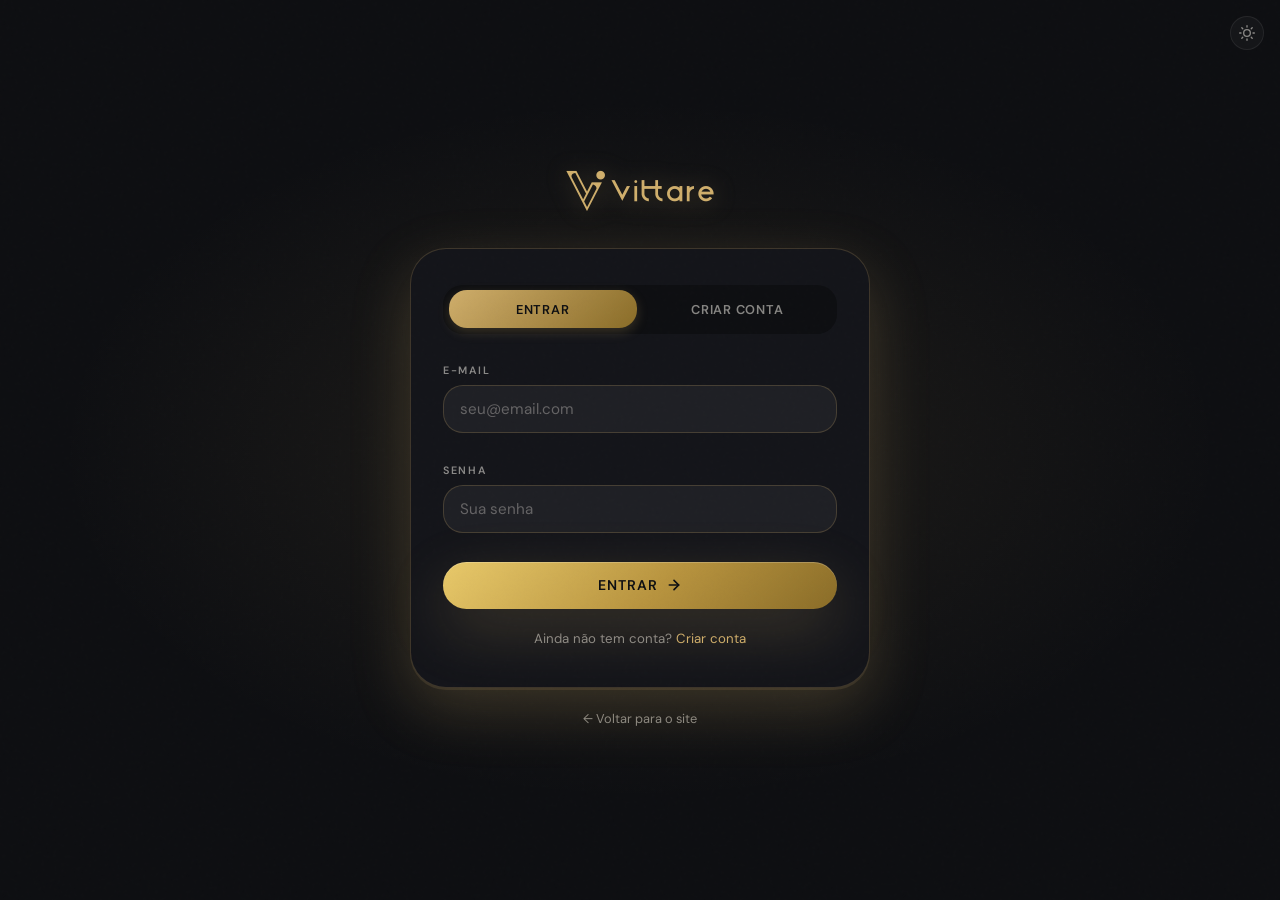
<file: login.html>
<!DOCTYPE html>
<html lang="pt-BR" data-theme="dark">
<head>
<meta charset="UTF-8"/>
<meta name="viewport" content="width=device-width,initial-scale=1.0"/>
<title>Entrar — Jornada Patrimônio Inteligente</title>
<link rel="icon" href="[data-uri]" type="image/png"/>
<link rel="preconnect" href="https://fonts.googleapis.com"/>
<link href="https://fonts.googleapis.com/css2?family=Playfair+Display:ital,wght@0,400;0,600;0,700;1,400&family=DM+Sans:wght@300;400;500;600&display=swap" rel="stylesheet"/>
<link rel="stylesheet" href="styles.css"/>
<style>
.auth-page {
  min-height:100vh; display:flex; flex-direction:column;
  align-items:center; justify-content:center;
  padding:2rem 1.25rem;
  background:var(--bg-0); position:relative; overflow:hidden;
}
.auth-page::before {
  content:''; position:absolute; inset:0;
  background:radial-gradient(ellipse 70% 60% at 50% 50%, rgba(207,174,107,.09) 0%, transparent 65%);
  pointer-events:none;
}
.auth-logo {
  height:42px; width:auto; margin-bottom:2.2rem; display:block;
  filter:drop-shadow(0 2px 12px rgba(207,174,107,.3));
}
.auth-card {
  position:relative; width:100%; max-width:460px;
  background:var(--bg-1); border:1px solid var(--brd-gold);
  border-radius:var(--r-xl); padding:2.25rem 2rem;
  box-shadow:var(--sh-gold), 0 2px 0 0 rgba(207,174,107,.12);
  animation:fadeInUp .5s ease both;
}
@keyframes fadeInUp{from{opacity:0;transform:translateY(20px)}to{opacity:1;transform:translateY(0)}}
/* Tabs */
.auth-tabs {
  display:grid; grid-template-columns:1fr 1fr; gap:.4rem;
  background:var(--bg-0); border-radius:var(--r-md); padding:.35rem;
  margin-bottom:1.75rem;
}
.auth-tab {
  padding:.65rem; border-radius:calc(var(--r-md) - 2px); border:none;
  background:transparent; color:var(--text-m); cursor:pointer;
  font-family:'DM Sans',sans-serif; font-size:.8rem; font-weight:600;
  letter-spacing:.06em; text-transform:uppercase; transition:all .22s ease;
  white-space:nowrap;
}
.auth-tab.active {
  background:linear-gradient(135deg,var(--gold-400),var(--gold-600));
  color:var(--bg-0); box-shadow:0 4px 12px rgba(207,174,107,.22);
}
/* Form */
.auth-form { display:flex; flex-direction:column; gap:.9rem; }
.auth-msg {
  padding:.75rem 1rem; border-radius:var(--r-md);
  font-size:.84rem; display:none; margin-top:.1rem; text-align:center;
  font-family:'DM Sans',sans-serif;
}
.auth-msg.error   { display:block; background:rgba(220,80,80,.1);  border:1px solid rgba(220,80,80,.25);  color:#e06060; }
.auth-msg.success { display:block; background:rgba(207,174,107,.1); border:1px solid var(--brd-gold); color:var(--gold-300); }
.auth-footer { margin-top:1.2rem; text-align:center; font-size:.83rem; color:var(--text-m); }
.auth-footer a { color:var(--gold-400); text-decoration:none; }
.auth-footer a:hover { text-decoration:underline; }
/* Theme toggle */
.theme-btn {
  position:absolute; top:1rem; right:1rem;
  background:var(--surf-a); border:1px solid var(--brd-sub);
  border-radius:50%; width:34px; height:34px;
  display:flex; align-items:center; justify-content:center;
  cursor:pointer; color:var(--text-m); transition:var(--tr);
}
.theme-btn:hover { color:var(--gold-400); border-color:var(--brd-gold); }
/* ── Obrigado screen ── */
.thanks-screen { text-align:center; padding:.5rem 0; }
.thanks-badge {
  width:80px; height:80px; border-radius:50%;
  background:linear-gradient(135deg,var(--gold-400),var(--gold-600));
  display:flex; align-items:center; justify-content:center;
  margin:0 auto 1.5rem;
  box-shadow:0 0 0 12px rgba(207,174,107,.1), 0 0 0 24px rgba(207,174,107,.05);
  animation:pulse-badge 2.5s ease infinite;
  color:var(--bg-0);
}
@keyframes pulse-badge{
  0%,100%{box-shadow:0 0 0 12px rgba(207,174,107,.1),0 0 0 24px rgba(207,174,107,.05);}
  50%{box-shadow:0 0 0 16px rgba(207,174,107,.07),0 0 0 32px rgba(207,174,107,.02);}
}
.thanks-steps {
  display:flex; flex-direction:column; gap:.7rem;
  margin:1.5rem 0; text-align:left;
}
.thanks-step {
  display:flex; align-items:flex-start; gap:.75rem;
  padding:.85rem 1rem;
  border:1px solid var(--brd-gold); border-radius:var(--r-lg);
  background:rgba(207,174,107,.04);
}
.thanks-step__num {
  width:26px; height:26px; border-radius:50%; flex-shrink:0;
  background:linear-gradient(135deg,var(--gold-400),var(--gold-600));
  color:var(--bg-0); font-family:'DM Sans',sans-serif;
  font-size:.72rem; font-weight:700;
  display:flex; align-items:center; justify-content:center;
}
.thanks-step__num.done {
  background:linear-gradient(135deg,#3cb46e,#2a8a52);
}
.thanks-step__text { font-size:.9rem; line-height:1.5; color:var(--text-b); }
.thanks-step__text strong { color:var(--text-h); }
.thanks-divider {
  display:flex; align-items:center; gap:.75rem;
  font-size:.72rem; color:var(--text-s); margin:.2rem 0;
  font-family:'DM Sans',sans-serif;
}
.thanks-divider::before,.thanks-divider::after {
  content:''; flex:1; height:1px; background:var(--brd-sub);
}
/* Step 2 highlight */
.thanks-step--active {
  border-color:var(--gold-300);
  background:rgba(207,174,107,.09);
  box-shadow:0 0 0 2px rgba(207,174,107,.12);
}
</style>
</head>
<body>
<div class="auth-page">

  <button class="theme-btn" id="themeToggle" aria-label="Alternar tema">
    <svg id="themeIcon" width="16" height="16" viewBox="0 0 24 24" fill="none" stroke="currentColor" stroke-width="2" stroke-linecap="round" stroke-linejoin="round">
      <path d="M21 12.79A9 9 0 1 1 11.21 3 7 7 0 0 0 21 12.79z"/>
    </svg>
  </button>

  <img src="[data-uri]"  class="auth-logo logo--dark"  alt="Vittare"/>
  <img src="[data-uri]" class="auth-logo logo--light" alt="Vittare"/>

  <div class="auth-card">

    <!-- ═══ TABS (escondidas na tela obrigado) ═══ -->
    <div class="auth-tabs" id="auth-tabs">
      <button class="auth-tab active" id="tab-login"    onclick="switchTab('login')">Entrar</button>
      <button class="auth-tab"        id="tab-register" onclick="switchTab('register')">Criar conta</button>
    </div>

    <!-- ═══ LOGIN ═══ -->
    <div id="form-login">
      <div class="auth-form">
        <div class="form-group">
          <label>E-mail</label>
          <input type="text" id="login-email" placeholder="seu@email.com" autocomplete="email"/>
        </div>
        <div class="form-group">
          <label>Senha</label>
          <input type="password" id="login-password" placeholder="Sua senha" autocomplete="current-password"
                 onkeydown="if(event.key==='Enter') doLogin()"/>
        </div>
        <div id="login-msg" class="auth-msg"></div>
        <button class="btn btn--primary btn--full" onclick="doLogin()">
          Entrar
          <svg width="16" height="16" viewBox="0 0 24 24" fill="none" stroke="currentColor" stroke-width="2.5" stroke-linecap="round" stroke-linejoin="round"><line x1="5" y1="12" x2="19" y2="12"/><polyline points="12 5 19 12 12 19"/></svg>
        </button>
      </div>
      <p class="auth-footer">
        Ainda não tem conta? <a href="#" onclick="switchTab('register');return false;">Criar conta</a>
      </p>
    </div>

    <!-- ═══ REGISTER ═══ -->
    <div id="form-register" style="display:none">
      <div class="auth-form">
        <div class="form-group">
          <label>Nome completo</label>
          <input type="text" id="reg-name" placeholder="Seu nome completo"/>
        </div>
        <div class="form-group">
          <label>E-mail</label>
          <input type="text" id="reg-email" placeholder="seu@email.com"/>
        </div>
        <div class="form-group">
          <label>WhatsApp</label>
          <input type="text" id="reg-wa" placeholder="(11) 99999-9999"/>
        </div>
        <div class="form-group">
          <label>Senha</label>
          <input type="password" id="reg-password" placeholder="Mínimo 6 caracteres"/>
        </div>
        <div id="reg-msg" class="auth-msg"></div>
        <button class="btn btn--primary btn--full" onclick="doRegister()">
          Criar conta e ir para pagamento
          <svg width="16" height="16" viewBox="0 0 24 24" fill="none" stroke="currentColor" stroke-width="2.5" stroke-linecap="round" stroke-linejoin="round"><line x1="5" y1="12" x2="19" y2="12"/><polyline points="12 5 19 12 12 19"/></svg>
        </button>
      </div>
      <p class="auth-footer">
        Já tem conta? <a href="#" onclick="switchTab('login');return false;">Fazer login</a>
      </p>
    </div>

    <!-- ═══ OBRIGADO (aparece após o pagamento) ═══ -->
    <div id="form-thanks" style="display:none">
      <div class="thanks-screen">

        <div class="thanks-badge">
          <svg width="36" height="36" viewBox="0 0 24 24" fill="none" stroke="currentColor" stroke-width="2.5" stroke-linecap="round" stroke-linejoin="round"><path d="M22 11.08V12a10 10 0 1 1-5.93-9.14"/><polyline points="22 4 12 14.01 9 11.01"/></svg>
        </div>

        <span class="eyebrow" style="display:inline-block;margin-bottom:.6rem">Pagamento confirmado</span>
        <h3 style="margin-bottom:.4rem">Obrigado pela sua compra!</h3>
        <p style="font-size:.92rem;color:var(--text-m)">
          Sua vaga na <strong style="color:var(--text-h)">Jornada Patrimônio Inteligente</strong> está garantida.
        </p>

        <!-- Steps -->
        <div class="thanks-steps">
          <div class="thanks-step">
            <div class="thanks-step__num done">
              <svg width="13" height="13" viewBox="0 0 24 24" fill="none" stroke="currentColor" stroke-width="3" stroke-linecap="round" stroke-linejoin="round"><path d="M20 6L9 17l-5-5"/></svg>
            </div>
            <p class="thanks-step__text"><strong>Conta criada</strong> — seus dados estão salvos.</p>
          </div>
          <div class="thanks-step thanks-step--done">
            <div class="thanks-step__num done">
              <svg width="13" height="13" viewBox="0 0 24 24" fill="none" stroke="currentColor" stroke-width="3" stroke-linecap="round" stroke-linejoin="round"><path d="M20 6L9 17l-5-5"/></svg>
            </div>
            <p class="thanks-step__text"><strong>Pagamento realizado</strong> — obrigado!</p>
          </div>
          <div class="thanks-step thanks-step--active">
            <div class="thanks-step__num">3</div>
            <p class="thanks-step__text">
              <strong>Faça login abaixo</strong> para acessar sua área exclusiva e receber o link do grupo no WhatsApp.
            </p>
          </div>
        </div>

        <div class="thanks-divider">entre com sua conta para continuar</div>

        <!-- Mini login inline -->
        <div class="auth-form" style="margin-top:1rem;text-align:left">
          <div class="form-group">
            <label>E-mail</label>
            <input type="text" id="thanks-email" placeholder="seu@email.com" autocomplete="email"/>
          </div>
          <div class="form-group">
            <label>Senha</label>
            <input type="password" id="thanks-password" placeholder="Sua senha"
                   onkeydown="if(event.key==='Enter') doThanksLogin()"/>
          </div>
          <div id="thanks-msg" class="auth-msg"></div>
          <button class="btn btn--primary btn--full" onclick="doThanksLogin()">
            Entrar e acessar o grupo
            <svg width="16" height="16" viewBox="0 0 24 24" fill="none" stroke="currentColor" stroke-width="2.5" stroke-linecap="round" stroke-linejoin="round"><path d="M22 16.92v3a2 2 0 0 1-2.18 2 19.79 19.79 0 0 1-8.63-3.07A19.5 19.5 0 0 1 4.69 12 19.79 19.79 0 0 1 1.61 3.21 2 2 0 0 1 3.58 1h3a2 2 0 0 1 2 1.72c.127.96.361 1.903.7 2.81a2 2 0 0 1-.45 2.11L7.91 8.56a16 16 0 0 0 5.53 5.53l.98-.82a2 2 0 0 1 2.11-.45c.907.339 1.85.573 2.81.7A2 2 0 0 1 22 16.92z"/></svg>
          </button>
        </div>

      </div>
    </div>
    <!-- /form-thanks -->

  </div>
  <!-- /auth-card -->

  <p style="margin-top:1.25rem;font-size:.8rem">
    <a href="index.html" style="color:var(--text-m);text-decoration:none">← Voltar para o site</a>
  </p>

</div>

<script>
// ── DB helpers ─────────────────────────────────────────────────
const DB_KEY = 'vt_users_db';
function getDB() { try{ return JSON.parse(localStorage.getItem(DB_KEY))||{};}catch{return{};} }
function saveDB(db) { localStorage.setItem(DB_KEY, JSON.stringify(db)); }

// Seed admin
(function() {
  const db = getDB();
  if (!db['admin@vittare.com']) {
    db['admin@vittare.com'] = {
      name:'Admin Vittare', wa:'', password:'vittare2026',
      role:'admin', paid:true, createdAt:new Date().toISOString()
    };
    saveDB(db);
  }
})();

// ── Session ────────────────────────────────────────────────────
function getSession() { try{return JSON.parse(sessionStorage.getItem('vt_session'));}catch{return null;} }
function setSession(u) { sessionStorage.setItem('vt_session', JSON.stringify(u)); }

// ── Redirect if already logged in ─────────────────────────────
(function() {
  // If coming back from payment (?thanks=1), show thanks screen
  const params = new URLSearchParams(window.location.search);
  if (params.get('thanks') === '1') { showThanks(); return; }
  const s = getSession();
  if (!s) return;
  if (s.role === 'admin') { window.location.href = 'admin.html'; return; }
  window.location.href = 'area-cliente.html';
})();

// ── Theme ───────────────────────────────────────────────────────
function applyTheme(t) {
  document.documentElement.dataset.theme = t;
  document.querySelectorAll('.logo--dark').forEach(el  => el.style.display = t==='light'?'none':'block');
  document.querySelectorAll('.logo--light').forEach(el => el.style.display = t==='light'?'block':'none');
  const icon = document.getElementById('themeIcon');
  icon.innerHTML = t === 'light'
    ? '<path d="M21 12.79A9 9 0 1 1 11.21 3 7 7 0 0 0 21 12.79z"/>'
    : '<circle cx="12" cy="12" r="5"/><line x1="12" y1="1" x2="12" y2="3"/><line x1="12" y1="21" x2="12" y2="23"/><line x1="4.22" y1="4.22" x2="5.64" y2="5.64"/><line x1="18.36" y1="18.36" x2="19.78" y2="19.78"/><line x1="1" y1="12" x2="3" y2="12"/><line x1="21" y1="12" x2="23" y2="12"/><line x1="4.22" y1="19.78" x2="5.64" y2="18.36"/><line x1="18.36" y1="5.64" x2="19.78" y2="4.22"/>';
}
const savedTheme = localStorage.getItem('vt_theme') || 'dark';
applyTheme(savedTheme);
document.getElementById('themeToggle').addEventListener('click', () => {
  const next = document.documentElement.dataset.theme === 'dark' ? 'light' : 'dark';
  applyTheme(next); localStorage.setItem('vt_theme', next);
});

// ── UI ─────────────────────────────────────────────────────────
function showMsg(id, text, type) {
  const el = document.getElementById(id);
  el.textContent = text;
  el.className = 'auth-msg ' + type;
}

function switchTab(tab) {
  document.getElementById('form-login').style.display    = tab==='login'    ? 'block' : 'none';
  document.getElementById('form-register').style.display = tab==='register' ? 'block' : 'none';
  document.getElementById('form-thanks').style.display   = 'none';
  document.getElementById('auth-tabs').style.display     = 'grid';
  document.getElementById('tab-login').classList.toggle('active',    tab==='login');
  document.getElementById('tab-register').classList.toggle('active', tab==='register');
}

function showThanks() {
  document.getElementById('auth-tabs').style.display     = 'none';
  document.getElementById('form-login').style.display    = 'none';
  document.getElementById('form-register').style.display = 'none';
  document.getElementById('form-thanks').style.display   = 'block';
  // Pre-fill email if stored from register
  const pendingEmail = sessionStorage.getItem('vt_pending_email') || '';
  if (pendingEmail) document.getElementById('thanks-email').value = pendingEmail;
}

// ── LOGIN ───────────────────────────────────────────────────────
function doLogin() {
  const email = document.getElementById('login-email').value.trim().toLowerCase();
  const pass  = document.getElementById('login-password').value;
  if (!email || !pass) { showMsg('login-msg','Preencha todos os campos.','error'); return; }
  const db = getDB(), user = db[email];
  if (!user || user.password !== pass) { showMsg('login-msg','E-mail ou senha incorretos.','error'); return; }
  setSession({ email, name:user.name, role:user.role, paid:user.paid });
  showMsg('login-msg','✓ Entrando…','success');
  setTimeout(() => {
    if (user.role === 'admin') { window.location.href = 'admin.html'; return; }
    window.location.href = 'area-cliente.html';
  }, 600);
}

// ── REGISTER ────────────────────────────────────────────────────
function doRegister() {
  const name  = document.getElementById('reg-name').value.trim();
  const email = document.getElementById('reg-email').value.trim().toLowerCase();
  const wa    = document.getElementById('reg-wa').value.trim();
  const pass  = document.getElementById('reg-password').value;
  if (!name || !email || !pass) { showMsg('reg-msg','Preencha nome, e-mail e senha.','error'); return; }
  if (pass.length < 6)          { showMsg('reg-msg','Senha deve ter mínimo 6 caracteres.','error'); return; }
  const db = getDB();
  if (db[email]) { showMsg('reg-msg','Este e-mail já está cadastrado.','error'); return; }
  db[email] = { name, wa, password:pass, role:'user', paid:false, createdAt:new Date().toISOString() };
  saveDB(db);
  // Save email so thanks screen can pre-fill it
  sessionStorage.setItem('vt_pending_email', email);
  showMsg('reg-msg','✓ Conta criada! Redirecionando para o pagamento…','success');
  // Get payment link from admin config, fallback to default
  const payLink = localStorage.getItem('vt_ev_payment') || 'https://payfast.greenn.com.br/pre-checkout/8jvqfva';
  // Redirect to payment, which should redirect back to login.html?thanks=1
  setTimeout(() => { window.location.href = payLink; }, 900);
}

// ── THANKS LOGIN ────────────────────────────────────────────────
function doThanksLogin() {
  const email = document.getElementById('thanks-email').value.trim().toLowerCase();
  const pass  = document.getElementById('thanks-password').value;
  if (!email || !pass) { showMsg('thanks-msg','Preencha e-mail e senha.','error'); return; }
  const db = getDB(), user = db[email];
  if (!user || user.password !== pass) { showMsg('thanks-msg','E-mail ou senha incorretos.','error'); return; }
  // Mark as paid (they just bought)
  db[email].paid = true;
  saveDB(db);
  setSession({ email, name:user.name, role:user.role, paid:true });
  showMsg('thanks-msg','✓ Bem-vindo! Acessando sua área…','success');
  sessionStorage.removeItem('vt_pending_email');
  setTimeout(() => { window.location.href = 'area-cliente.html'; }, 700);
}
</script>
</body>
</html>
</file>
<file: styles.css>
/* =============================================================
   VITTARE — LP LIVE  |  styles.css
   Paleta: Dourado luxo + modo claro/escuro
   ============================================================= */

/* ---------- Google Fonts ---------- */
@import url('https://fonts.googleapis.com/css2?family=Playfair+Display:ital,wght@0,400;0,600;0,700;0,900;1,400;1,700&family=DM+Sans:wght@300;400;500;600&display=swap');

/* ---------- Reset ---------- */
*, *::before, *::after { box-sizing: border-box; margin: 0; padding: 0; }
html { scroll-behavior: smooth; font-size: 16px; }
img  { max-width: 100%; display: block; }
a    { text-decoration: none; color: inherit; }

/* =============================================================
   DARK THEME (default)
   ============================================================= */
:root {
  /* Dourados */
  --gold-100: #fdf3dc;
  --gold-200: #f5dfa0;
  --gold-300: #e8c96a;
  --gold-400: #cfae6b;
  --gold-500: #b8943f;
  --gold-600: #8a6c28;
  --gold-700: #5c4718;

  /* Fundo escuro */
  --bg-0:   #0e0f12;
  --bg-1:   #14151a;
  --bg-2:   #1a1c22;
  --bg-3:   #22242c;
  --bg-4:   #2a2d38;

  /* Texto */
  --text-h:  #f8f4ec;
  --text-b:  rgba(248,244,236,0.78);
  --text-m:  rgba(248,244,236,0.52);
  --text-s:  rgba(248,244,236,0.32);

  /* Bordas */
  --brd-gold: rgba(207,174,107,0.22);
  --brd-sub:  rgba(255,255,255,0.07);

  /* Sombras */
  --sh-gold: 0 20px 60px rgba(207,174,107,0.22);
  --sh-card: 0 12px 40px rgba(0,0,0,0.45);
  --sh-glow: 0 0 60px rgba(207,174,107,0.15);

  /* Superfície */
  --surf-a: rgba(255,255,255,0.03);
  --surf-b: rgba(255,255,255,0.055);

  /* Componentes */
  --btn-text: #0e0f12;
  --input-bg: rgba(255,255,255,0.05);
  --overlay:  rgba(0,0,0,0.75);

  /* Transitions */
  --tr: all 0.22s cubic-bezier(0.4,0,0.2,1);

  /* Radius */
  --r-sm: 0.75rem;
  --r-md: 1.25rem;
  --r-lg: 1.75rem;
  --r-xl: 2.25rem;
  --r-full: 999px;
}

/* =============================================================
   LIGHT THEME
   ============================================================= */
[data-theme="light"] {
  --bg-0:   #faf8f4;
  --bg-1:   #f4f0e8;
  --bg-2:   #ede8da;
  --bg-3:   #e5dfc9;
  --bg-4:   #d9d1b8;

  --text-h:  #1a1409;
  --text-b:  rgba(26,20,9,0.78);
  --text-m:  rgba(26,20,9,0.55);
  --text-s:  rgba(26,20,9,0.35);

  --brd-gold: rgba(140,100,30,0.28);
  --brd-sub:  rgba(0,0,0,0.08);

  --sh-gold: 0 20px 60px rgba(140,100,30,0.18);
  --sh-card: 0 8px 32px rgba(0,0,0,0.1);
  --sh-glow: 0 0 60px rgba(140,100,30,0.12);

  --surf-a: rgba(0,0,0,0.03);
  --surf-b: rgba(0,0,0,0.055);

  --btn-text: #faf8f4;
  --input-bg: rgba(0,0,0,0.04);
  --overlay:  rgba(0,0,0,0.6);

  --gold-400: #a0782c;
  --gold-300: #c49840;
  --brd-gold: rgba(140,100,30,0.25);
}

/* =============================================================
   BASE
   ============================================================= */
body {
  background: var(--bg-1);
  color: var(--text-b);
  font-family: 'DM Sans', sans-serif;
  line-height: 1.65;
  min-height: 100vh;
  transition: background 0.35s ease, color 0.35s ease;
  overflow-x: hidden;
}

/* Grain overlay */
body::before {
  content: '';
  position: fixed; inset: 0;
  background-image: url("data:image/svg+xml,%3Csvg viewBox='0 0 256 256' xmlns='http://www.w3.org/2000/svg'%3E%3Cfilter id='noise'%3E%3CfeTurbulence type='fractalNoise' baseFrequency='0.9' numOctaves='4' stitchTiles='stitch'/%3E%3C/filter%3E%3Crect width='100%25' height='100%25' filter='url(%23noise)' opacity='0.025'/%3E%3C/svg%3E");
  pointer-events: none; z-index: 9999; opacity: 0.4;
}

h1, h2, h3, h4 {
  font-family: 'Playfair Display', Georgia, serif;
  color: var(--text-h);
  line-height: 1.1;
  letter-spacing: -0.01em;
}
h1 { font-size: clamp(2.4rem, 6vw, 5rem); }
h2 { font-size: clamp(1.9rem, 4vw, 3.4rem); }
h3 { font-size: clamp(1.3rem, 2.5vw, 2rem); }
p  { font-size: 1.02rem; line-height: 1.72; color: var(--text-b); }

.eyebrow {
  display: inline-flex; align-items: center; gap: 0.5rem;
  padding: 0.32rem 1rem;
  border-radius: var(--r-full);
  border: 1px solid var(--brd-gold);
  background: rgba(207,174,107,0.08);
  color: var(--gold-400);
  font-family: 'DM Sans', sans-serif;
  font-size: 0.68rem; font-weight: 600;
  letter-spacing: 0.2em; text-transform: uppercase;
  margin-bottom: 1.1rem;
}

.container { max-width: 1180px; margin: 0 auto; padding: 0 1.5rem; }
section    { padding: 5.5rem 0; }

/* =============================================================
   THEME TOGGLE
   ============================================================= */
.theme-toggle {
  display: flex; align-items: center; justify-content: center;
  width: 44px; height: 24px;
  border-radius: var(--r-full);
  border: 1.5px solid var(--brd-gold);
  background: var(--bg-3);
  cursor: pointer; position: relative;
  transition: var(--tr); flex-shrink: 0;
}
.theme-toggle::after {
  content: '';
  position: absolute; left: 3px;
  width: 16px; height: 16px;
  border-radius: 50%;
  background: linear-gradient(135deg, var(--gold-300), var(--gold-500));
  transition: transform 0.3s cubic-bezier(0.4,0,0.2,1), background 0.3s ease;
  box-shadow: 0 2px 6px rgba(0,0,0,0.3);
}
[data-theme="light"] .theme-toggle::after {
  transform: translateX(20px);
  background: linear-gradient(135deg, var(--gold-500), var(--gold-700));
}
.theme-toggle__icons {
  display: flex; align-items: center; justify-content: space-between;
  width: 100%; padding: 0 4px; position: relative; z-index: 1;
  pointer-events: none;
}
.theme-toggle__icons svg { width: 9px; height: 9px; color: var(--text-m); }

/* =============================================================
   NAVBAR
   ============================================================= */
.navbar {
  position: sticky; top: 0; z-index: 100;
  background: rgba(14,15,18,0.88);
  backdrop-filter: blur(20px) saturate(1.4);
  border-bottom: 1px solid var(--brd-gold);
  transition: background 0.35s ease;
}
[data-theme="light"] .navbar {
  background: rgba(250,248,244,0.9);
}
.navbar__inner {
  display: flex; align-items: center; justify-content: space-between;
  gap: 1rem; padding: 0.9rem 1.5rem;
  max-width: 1180px; margin: 0 auto;
}
.navbar__logo-wrap {
  display: flex; align-items: center; gap: 0.9rem;
}
/* =============================================
   🖼️  LOGO — Substitua o src pelo caminho da
   sua logo real ou mantenha o base64 abaixo
   ============================================= */
.navbar__logo {
  height: 40px; width: auto;
  filter: drop-shadow(0 2px 8px rgba(207,174,107,0.45));
  transition: filter 0.3s ease;
}
.navbar__logo:hover {
  filter: drop-shadow(0 4px 16px rgba(207,174,107,0.65));
}
.navbar__right {
  display: flex; align-items: center; gap: 1rem;
}
.navbar__progress-bar {
  height: 2px; width: 100%; background: var(--bg-4);
}
.navbar__progress-fill {
  height: 2px;
  background: linear-gradient(90deg, var(--gold-600), var(--gold-300), var(--gold-500));
  width: 0%; transition: width 0.4s ease;
}
.navbar__urgency {
  font-size: 0.67rem; letter-spacing: 0.18em; text-transform: uppercase;
  color: var(--text-m); padding: 0.45rem 1.5rem;
  text-align: center;
  border-top: 1px solid rgba(207,174,107,0.06);
  max-width: 1180px; margin: 0 auto;
}

/* =============================================================
   BUTTONS
   ============================================================= */
.btn {
  display: inline-flex; align-items: center; justify-content: center;
  gap: 0.5rem; padding: 0.9rem 2rem;
  border-radius: var(--r-full);
  font-family: 'DM Sans', sans-serif;
  font-weight: 600; font-size: 0.88rem;
  letter-spacing: 0.06em; text-transform: uppercase;
  cursor: pointer; border: none;
  transition: var(--tr); white-space: nowrap;
}

/* Primary gold */
.btn--primary {
  background: linear-gradient(135deg, var(--gold-300) 0%, var(--gold-500) 55%, var(--gold-600) 100%);
  color: var(--btn-text);
  box-shadow: var(--sh-gold), inset 0 1px 0 rgba(255,255,255,0.2);
  position: relative; overflow: hidden;
}
.btn--primary::before {
  content: ''; position: absolute; inset: 0;
  background: linear-gradient(135deg, rgba(255,255,255,0.15), transparent);
  opacity: 0; transition: opacity 0.22s ease;
}
.btn--primary:hover::before { opacity: 1; }
.btn--primary:hover { transform: translateY(-2px); box-shadow: 0 28px 70px rgba(207,174,107,0.32), inset 0 1px 0 rgba(255,255,255,0.2); }
.btn--primary:active { transform: translateY(0); }

/* Secondary outline */
.btn--secondary {
  background: transparent;
  color: var(--gold-400);
  border: 1.5px solid var(--brd-gold);
}
.btn--secondary:hover {
  background: rgba(207,174,107,0.1);
  border-color: var(--gold-400);
}

/* Tertiary: filled outline for ticket selection */
.btn--tier {
  display: flex; flex-direction: column; align-items: center;
  padding: 1.4rem 1.6rem; border-radius: var(--r-lg);
  border: 2px solid var(--brd-gold);
  background: var(--surf-a);
  color: var(--text-h);
  cursor: pointer; transition: var(--tr);
  text-transform: none; letter-spacing: 0; font-size: 1rem;
  gap: 0.25rem; min-width: 140px;
  position: relative; overflow: hidden;
}
.btn--tier::before {
  content: ''; position: absolute; inset: 0;
  background: linear-gradient(135deg, rgba(207,174,107,0.12), transparent);
  opacity: 0; transition: opacity 0.22s;
}
.btn--tier:hover::before { opacity: 1; }
.btn--tier:hover {
  border-color: var(--gold-400);
  transform: translateY(-3px);
  box-shadow: 0 12px 32px rgba(207,174,107,0.2);
}
.btn--tier.active {
  border-color: var(--gold-300);
  background: linear-gradient(135deg, rgba(207,174,107,0.18), rgba(207,174,107,0.06));
  box-shadow: 0 0 0 3px rgba(207,174,107,0.15), 0 12px 32px rgba(207,174,107,0.18);
}
.btn--tier.active::after {
  content: '✓';
  position: absolute; top: 8px; right: 10px;
  font-size: 0.75rem; color: var(--gold-400);
  font-family: 'DM Sans', sans-serif;
}
.btn--tier__label  { font-weight: 700; font-size: 1rem; }
.btn--tier__price  { font-family: 'Playfair Display', serif; font-size: 1.6rem; font-weight: 700; color: var(--gold-400); line-height: 1; }
.btn--tier__tag    { font-size: 0.7rem; color: var(--text-m); font-weight: 400; }
.btn--tier__badge  {
  position: absolute; top: -1px; left: 50%; transform: translateX(-50%);
  background: linear-gradient(90deg, var(--gold-500), var(--gold-300));
  color: var(--btn-text); font-size: 0.58rem; font-weight: 700;
  letter-spacing: 0.15em; text-transform: uppercase;
  padding: 0.22rem 0.7rem; border-radius: 0 0 var(--r-sm) var(--r-sm);
}

.btn--full  { width: 100%; }
.btn--sm    { padding: 0.55rem 1.3rem; font-size: 0.78rem; }
.btn--lg    { padding: 1.1rem 2.4rem; font-size: 0.96rem; }

/* =============================================================
   CARDS
   ============================================================= */
.card {
  border-radius: var(--r-xl);
  border: 1px solid var(--brd-gold);
  background: var(--surf-a);
  padding: 2rem;
  transition: background 0.35s ease, border-color 0.35s ease;
}
.card--dark  { background: var(--bg-0); }
.card--glass {
  background: var(--surf-b);
  backdrop-filter: blur(12px);
}

/* =============================================================
   HERO
   ============================================================= */
.hero {
  position: relative; overflow: hidden;
  padding: 5.5rem 0 4.5rem;
  background: var(--bg-0);
}
/* =============================================
   🎨 HERO BACKGROUND — troque o gradiente por
   uma imagem: background-image: url('hero.jpg');
   ============================================= */
.hero::before {
  content: '';
  position: absolute; inset: 0;
  background:
    radial-gradient(ellipse 80% 60% at 72% 15%, rgba(207,174,107,0.13) 0%, transparent 55%),
    radial-gradient(ellipse 50% 40% at 15% 80%, rgba(184,148,63,0.08) 0%, transparent 50%),
    radial-gradient(ellipse 100% 50% at 50% 100%, rgba(14,15,18,0.8) 0%, transparent 60%);
  pointer-events: none;
}
.hero__grid {
  position: relative; display: grid;
  gap: 3.5rem; align-items: center;
}
@media(min-width:1024px){ .hero__grid { grid-template-columns: 1.15fr 0.85fr; } }

.hero__badge {
  display: inline-flex; flex-wrap: wrap; align-items: center; gap: 0.6rem;
  padding: 0.45rem 1.1rem; border-radius: var(--r-full);
  border: 1px solid rgba(207,174,107,0.25);
  background: rgba(207,174,107,0.07);
  margin-bottom: 1.6rem; font-size: 0.68rem;
  font-weight: 600; letter-spacing: 0.2em; text-transform: uppercase;
  color: var(--gold-300);
}
.hero__badge .dot {
  width: 6px; height: 6px; border-radius: 50%;
  background: #e05c5c;
  box-shadow: 0 0 0 3px rgba(224,92,92,0.25);
  animation: pulse-dot 1.8s ease infinite;
}
@keyframes pulse-dot {
  0%,100% { box-shadow: 0 0 0 3px rgba(224,92,92,0.25); }
  50%      { box-shadow: 0 0 0 6px rgba(224,92,92,0.1); }
}

.hero h1 em {
  font-style: italic;
  background: linear-gradient(110deg, var(--gold-300) 0%, var(--gold-500) 55%, var(--gold-200) 100%);
  -webkit-background-clip: text; -webkit-text-fill-color: transparent;
  background-clip: text;
}
.hero__bullets {
  margin-top: 2rem;
  border: 1px solid var(--brd-gold);
  background: var(--surf-a);
  border-radius: var(--r-xl); padding: 1.5rem 1.8rem;
  display: flex; flex-direction: column; gap: 0.85rem;
  backdrop-filter: blur(10px);
}
.hero__cta-row { margin-top: 2.2rem; display: flex; flex-wrap: wrap; gap: 1rem; align-items: center; }
.hero__lock {
  display: inline-flex; align-items: center; gap: 0.45rem;
  font-size: 0.83rem; color: var(--text-m);
}
.hero__lock svg { color: var(--gold-400); }

/* =============================================
   📸 EVENT CARD — área de foto/vídeo destacada
   ============================================= */
.event-card {
  border-radius: var(--r-xl);
  border: 1px solid var(--brd-gold);
  background: var(--bg-1);
  overflow: hidden;
  box-shadow: var(--sh-card), var(--sh-glow);
}
/* Área de mídia do evento (foto ou thumbnail) */
.event-card__media {
  /* === 📸 ÁREA DE FOTO DO EVENTO ===
     Coloque aqui a imagem do evento:
     background-image: url('foto-evento.jpg');
     Ou remova o placeholder abaixo e use uma tag <img>
  */
  width: 100%; height: 180px;
  background: linear-gradient(135deg, var(--bg-3) 0%, var(--bg-4) 100%);
  display: flex; align-items: center; justify-content: center;
  position: relative; overflow: hidden;
}
.event-card__media-placeholder {
  display: flex; flex-direction: column; align-items: center; gap: 0.6rem;
  color: var(--text-m);
}
.event-card__media-placeholder svg { width: 36px; height: 36px; color: var(--brd-gold); }
.event-card__media-placeholder p { font-size: 0.75rem; letter-spacing: 0.1em; }
.event-card__body { padding: 1.5rem; }
.event-card__header {
  display: flex; align-items: flex-start;
  justify-content: space-between; gap: 1rem; margin-bottom: 1.2rem;
}
.event-card__name { font-size: 0.62rem; font-weight: 600; letter-spacing: 0.2em; text-transform: uppercase; color: var(--gold-400); margin-bottom: 0.35rem; }
.event-card__title { font-size: 1.25rem; }
.event-card__price-box {
  border-radius: var(--r-md); border: 1px solid var(--brd-gold);
  background: rgba(207,174,107,0.08);
  padding: 0.6rem 0.9rem; text-align: right; flex-shrink: 0;
}
.event-card__price-lbl { font-size: 0.58rem; letter-spacing: 0.18em; text-transform: uppercase; color: var(--text-s); }
.event-card__price-val { font-family: 'Playfair Display', serif; font-size: 1.5rem; font-weight: 700; color: var(--gold-300); line-height: 1; }

.event-card__details { display: grid; gap: 0.5rem; margin-bottom: 1.1rem; }
.event-card__detail {
  display: flex; align-items: center; gap: 0.65rem;
  padding: 0.75rem 0.9rem;
  border: 1px solid var(--brd-sub); border-radius: var(--r-sm);
  background: var(--bg-0);
  font-size: 0.86rem; color: var(--text-b);
}
.event-card__detail svg { color: var(--gold-400); flex-shrink: 0; width: 16px; height: 16px; }

/* =============================================================
   COUNTDOWN (animated flip style)
   ============================================================= */
.countdown-wrap { margin: 1.4rem 0; }
.countdown-lbl {
  font-size: 0.62rem; font-weight: 600; letter-spacing: 0.2em;
  text-transform: uppercase; color: var(--gold-400);
  text-align: center; margin-bottom: 0.75rem;
}
.countdown {
  display: grid; grid-template-columns: repeat(4,1fr); gap: 0.5rem;
}
.cd-unit {
  display: flex; flex-direction: column; align-items: center;
  position: relative;
}
.cd-card {
  width: 100%;
  background: linear-gradient(180deg, var(--bg-3) 0%, var(--bg-2) 100%);
  border: 1px solid var(--brd-gold);
  border-radius: var(--r-md);
  padding: 0.7rem 0.3rem;
  text-align: center;
  position: relative; overflow: hidden;
  box-shadow: 0 4px 12px rgba(0,0,0,0.3);
}
/* shine line */
.cd-card::before {
  content: '';
  position: absolute; top: 50%; left: 0; right: 0;
  height: 1px; background: var(--brd-sub);
}
.cd-card::after {
  content: '';
  position: absolute; top: 0; left: -100%;
  width: 60%; height: 100%;
  background: linear-gradient(90deg, transparent, rgba(255,255,255,0.04), transparent);
  animation: cd-shine 3s ease infinite;
}
@keyframes cd-shine {
  0%   { left: -60%; }
  100% { left: 160%; }
}
.cd-num {
  font-family: 'Playfair Display', serif;
  font-size: 2rem; font-weight: 700;
  color: var(--gold-300); line-height: 1;
  display: block;
  transition: transform 0.18s cubic-bezier(0.4,0,0.2,1), opacity 0.18s ease;
}
.cd-num.flip { transform: rotateX(90deg); opacity: 0; }
.cd-lbl {
  font-size: 0.52rem; letter-spacing: 0.18em; text-transform: uppercase;
  color: var(--text-m); margin-top: 0.35rem;
}

/* =============================================================
   TICKER
   ============================================================= */
.ticker {
  background: linear-gradient(90deg, var(--gold-600), var(--gold-500), var(--gold-400), var(--gold-500), var(--gold-600));
  overflow: hidden; white-space: nowrap; padding: 0.7rem 0;
}
.ticker__track {
  display: inline-flex; min-width: 200%; gap: 2.5rem;
  animation: marquee 32s linear infinite;
}
.ticker__item {
  font-family: 'DM Sans', sans-serif;
  font-size: 0.72rem; font-weight: 700;
  letter-spacing: 0.2em; text-transform: uppercase;
  color: var(--bg-0); flex-shrink: 0;
}
.ticker__sep { color: rgba(0,0,0,0.3); }
@keyframes marquee {
  0%   { transform: translateX(0); }
  100% { transform: translateX(-50%); }
}

/* =============================================================
   SECTION DIVIDER
   ============================================================= */
.divider-gold {
  width: 64px; height: 2px;
  background: linear-gradient(90deg, transparent, var(--gold-400), transparent);
  margin: 1.2rem 0;
}

/* =============================================================
   LEARN CAROUSEL
   ============================================================= */
.carousel-section { background: var(--bg-0); overflow: hidden; }
.carousel-section .eyebrow { margin-bottom: 0.5rem; }

.carousel-track-wrap {
  position: relative; overflow: hidden;
  margin: 2.5rem -1.5rem 0; padding: 0 1.5rem;
  cursor: grab;
}
.carousel-track-wrap:active { cursor: grabbing; }
.carousel-track {
  display: flex; gap: 1.25rem;
  transition: transform 0.45s cubic-bezier(0.25,0.46,0.45,0.94);
  will-change: transform; user-select: none;
}
.learn-card {
  border-radius: var(--r-xl);
  border: 1px solid var(--brd-gold);
  background: linear-gradient(145deg, var(--bg-2) 0%, var(--bg-1) 100%);
  padding: 1.75rem;
  min-width: 280px; max-width: 280px;
  flex-shrink: 0;
  transition: transform 0.22s ease, box-shadow 0.22s ease;
  position: relative; overflow: hidden;
}
.learn-card::before {
  content: '';
  position: absolute; top: 0; left: 0; right: 0; height: 3px;
  background: linear-gradient(90deg, transparent, var(--gold-400), transparent);
  opacity: 0; transition: opacity 0.22s;
}
.learn-card:hover { transform: translateY(-4px); box-shadow: 0 16px 40px rgba(0,0,0,0.35); }
.learn-card:hover::before { opacity: 1; }
.learn-card__num {
  width: 2.8rem; height: 2.8rem;
  border-radius: var(--r-sm);
  background: linear-gradient(135deg, var(--gold-400), var(--gold-600));
  display: flex; align-items: center; justify-content: center;
  font-family: 'Playfair Display', serif;
  font-size: 1rem; font-weight: 700;
  color: var(--bg-0); margin-bottom: 1rem;
  box-shadow: 0 4px 12px rgba(184,148,63,0.3);
}
.learn-card p { font-size: 0.96rem; line-height: 1.6; }

.carousel-controls {
  display: flex; align-items: center; justify-content: center;
  gap: 1rem; margin-top: 1.75rem;
}
.carousel-btn {
  width: 44px; height: 44px;
  border-radius: 50%; border: 1.5px solid var(--brd-gold);
  background: var(--surf-a);
  color: var(--gold-400);
  display: flex; align-items: center; justify-content: center;
  cursor: pointer; transition: var(--tr);
}
.carousel-btn:hover { background: rgba(207,174,107,0.12); border-color: var(--gold-400); }
.carousel-btn svg { width: 18px; height: 18px; }
.carousel-dots { display: flex; gap: 0.4rem; }
.carousel-dot {
  width: 6px; height: 6px; border-radius: 50%;
  background: var(--text-s); cursor: pointer; transition: var(--tr);
}
.carousel-dot.active {
  width: 24px; border-radius: 3px;
  background: linear-gradient(90deg, var(--gold-400), var(--gold-300));
}

/* =============================================================
   GOLDEN HIGHLIGHT BAND
   ============================================================= */
.gold-band {
  background: linear-gradient(135deg, var(--gold-700) 0%, var(--gold-600) 35%, var(--gold-500) 65%, var(--gold-600) 100%);
  padding: 4rem 0; position: relative; overflow: hidden;
}
.gold-band::before {
  content: '';
  position: absolute; inset: 0;
  background: url("data:image/svg+xml,%3Csvg width='60' height='60' viewBox='0 0 60 60' xmlns='http://www.w3.org/2000/svg'%3E%3Cpath d='M30 0L60 30L30 60L0 30Z' fill='none' stroke='rgba(255,255,255,0.04)' stroke-width='1'/%3E%3C/svg%3E") repeat;
}
.gold-band h2 { color: var(--bg-0); }
.gold-band p  { color: rgba(14,15,18,0.75); }
.gold-band .eyebrow {
  border-color: rgba(14,15,18,0.2); background: rgba(14,15,18,0.1); color: var(--bg-0);
}

/* =============================================================
   AUTHORITY
   ============================================================= */
.authority-grid { display: grid; gap: 3rem; align-items: center; }
@media(min-width:1024px){ .authority-grid { grid-template-columns: 1fr 1fr; } }
/* =============================================
   📸 SPEAKER PHOTO — substitua por sua foto:
   .speaker-photo img { ... }
   ============================================= */
.speaker-card {
  border-radius: var(--r-xl);
  border: 1px solid var(--brd-gold);
  background: var(--bg-0);
  overflow: hidden; box-shadow: var(--sh-card);
}
.speaker-card__photo {
  /* === 📸 FOTO DO PALESTRANTE ===
     Remova o placeholder e use: <img src="foto.jpg" alt="...">
     Ou defina: background-image: url('foto.jpg');
  */
  width: 100%; height: 240px;
  background: linear-gradient(135deg, var(--bg-3), var(--bg-4));
  display: flex; align-items: center; justify-content: center;
  color: var(--text-m); font-size: 0.8rem; gap: 0.5rem;
  flex-direction: column;
}
.speaker-card__photo svg { width: 40px; height: 40px; color: var(--brd-gold); }
.speaker-card__body { padding: 1.75rem; }
.mini-cards { display: grid; gap: 1rem; margin-top: 1.75rem; }
@media(min-width:640px){ .mini-cards { grid-template-columns: 1fr 1fr; } }
.mini-card {
  border-radius: var(--r-lg);
  border: 1px solid var(--brd-gold);
  background: var(--surf-a);
  padding: 1.2rem 1.4rem; transition: var(--tr);
}
.mini-card:hover { background: rgba(207,174,107,0.06); }
.mini-card__icon {
  display: flex; align-items: center; gap: 0.5rem;
  color: var(--gold-400); margin-bottom: 0.6rem;
}
.mini-card__icon-lbl { font-size: 0.62rem; font-weight: 700; letter-spacing: 0.18em; text-transform: uppercase; }
.mini-card p { font-size: 0.9rem; }

/* =============================================================
   AUDIENCE / NEGATIVE
   ============================================================= */
.dual-grid { display: grid; gap: 1.5rem; }
@media(min-width:1024px){ .dual-grid { grid-template-columns: 1fr 1fr; } }

.bullet-list { display: flex; flex-direction: column; gap: 0.85rem; margin-top: 1.6rem; }
.bullet-item {
  display: flex; align-items: flex-start; gap: 0.75rem;
}
.bullet-item svg { flex-shrink: 0; margin-top: 2px; width: 18px; height: 18px; color: var(--gold-400); }
.bullet-item p { font-size: 0.97rem; }

/* =============================================================
   TICKET SELECTOR
   ============================================================= */
.ticket-section { background: var(--bg-0); }
.ticket-selector {
  display: flex; flex-wrap: wrap; gap: 1rem;
  margin: 2rem 0 2.5rem; justify-content: center;
}

/* =============================================================
   OFFER / PRICING
   ============================================================= */
.offer-section { background: var(--bg-2); }
.offer-grid { display: grid; gap: 1.5rem; }
@media(min-width:1024px){ .offer-grid { grid-template-columns: 1fr 0.9fr; } }

.price-card {
  border-radius: var(--r-xl);
  border: 1px solid transparent;
  background:
    linear-gradient(var(--bg-1), var(--bg-1)) padding-box,
    linear-gradient(145deg, var(--gold-300), var(--gold-500), var(--gold-700)) border-box;
  padding: 2rem;
  box-shadow: var(--sh-gold);
}
.price-card__amount {
  font-family: 'Playfair Display', serif;
  font-size: clamp(3rem, 8vw, 4.5rem); font-weight: 700;
  background: linear-gradient(120deg, var(--gold-200), var(--gold-400), var(--gold-300));
  -webkit-background-clip: text; -webkit-text-fill-color: transparent;
  background-clip: text; line-height: 1;
  margin: 1.1rem 0 0.3rem;
}
.price-card__sub {
  font-size: 0.65rem; letter-spacing: 0.2em; text-transform: uppercase;
  color: var(--text-m); margin-bottom: 1.4rem;
}
.price-card__box {
  border-radius: var(--r-lg); border: 1px solid var(--brd-sub);
  background: var(--bg-0); padding: 1.1rem 1.3rem; margin-bottom: 1.6rem;
}
.price-card__footer { text-align: center; margin-top: 1.1rem; font-size: 0.78rem; color: var(--text-m); }

.urgency-list { display: flex; flex-direction: column; gap: 0.65rem; margin: 1.1rem 0; }
.urgency-item { display: flex; align-items: flex-start; gap: 0.7rem; }
.urgency-item svg { flex-shrink: 0; margin-top: 2px; width: 15px; height: 15px; color: var(--gold-400); }

/* =============================================================
   DETAIL CARDS
   ============================================================= */
.detail-grid { display: grid; gap: 1rem; margin-top: 2.2rem; }
@media(min-width:640px)  { .detail-grid { grid-template-columns: 1fr 1fr; } }
@media(min-width:1280px) { .detail-grid { grid-template-columns: repeat(4, 1fr); } }
.detail-card {
  border-radius: var(--r-lg); padding: 1.4rem;
  border: 1px solid var(--brd-gold); background: var(--surf-a);
  transition: var(--tr);
}
.detail-card:hover { background: var(--surf-b); }
.detail-card__lbl { font-size: 0.62rem; font-weight: 600; letter-spacing: 0.2em; text-transform: uppercase; color: var(--text-m); margin-bottom: 0.5rem; }
.detail-card__val { font-family: 'Playfair Display', serif; font-size: 1.15rem; color: var(--text-h); }

/* =============================================================
   VIDEO SECTION
   ============================================================= */
/* =============================================
   🎬 VÍDEO — coloque seu vídeo aqui:
   <iframe src="https://www.youtube.com/embed/SEU_ID"
           allowfullscreen></iframe>
   ============================================= */
.video-section { background: var(--bg-2); }
.video-wrap {
  position: relative; border-radius: var(--r-xl);
  overflow: hidden; border: 1px solid var(--brd-gold);
  background: var(--bg-0);
  aspect-ratio: 16/9;
  display: flex; align-items: center; justify-content: center;
  box-shadow: var(--sh-card);
  max-width: 760px; margin: 2.5rem auto 0;
}
.video-wrap iframe {
  position: absolute; inset: 0; width: 100%; height: 100%; border: none;
}
.video-placeholder {
  display: flex; flex-direction: column; align-items: center; gap: 1rem;
  color: var(--text-m);
}
.video-placeholder__btn {
  width: 72px; height: 72px; border-radius: 50%;
  background: linear-gradient(135deg, var(--gold-400), var(--gold-600));
  display: flex; align-items: center; justify-content: center;
  box-shadow: 0 8px 24px rgba(207,174,107,0.35), 0 0 0 0 rgba(207,174,107,0.3);
  animation: play-pulse 2.2s ease infinite;
}
.video-placeholder__btn svg { width: 28px; height: 28px; color: var(--bg-0); margin-left: 4px; }
@keyframes play-pulse {
  0%,100% { box-shadow: 0 8px 24px rgba(207,174,107,0.35), 0 0 0 0   rgba(207,174,107,0.3); }
  50%      { box-shadow: 0 8px 24px rgba(207,174,107,0.35), 0 0 0 20px rgba(207,174,107,0.0); }
}
.video-placeholder p { font-size: 0.88rem; letter-spacing: 0.06em; }

/* =============================================================
   LIVE ACCESS
   ============================================================= */
.live-section {
  background: var(--bg-0);
  border-top: 2px solid var(--gold-500);
  border-bottom: 2px solid var(--gold-500);
}
.live-section__inner { max-width: 680px; margin: 0 auto; text-align: center; }
.live-link-display {
  border: 1px solid var(--brd-gold); border-radius: var(--r-xl);
  background: var(--surf-a); padding: 1.5rem 2rem; margin-top: 1rem;
}
.live-link-display a {
  color: var(--gold-300); font-weight: 600;
  word-break: break-all; font-size: 1rem;
}
.live-locked {
  display: flex; flex-direction: column; align-items: center; gap: 0.7rem;
  padding: 1.75rem; border: 1px dashed rgba(207,174,107,0.3);
  border-radius: var(--r-xl); color: var(--text-m); font-size: 0.9rem;
}
.live-locked svg { color: var(--gold-400); width: 32px; height: 32px; }

/* =============================================================
   CTA FINAL
   ============================================================= */
.cta-final {
  position: relative; overflow: hidden;
  text-align: center; padding: 6.5rem 0;
  background: var(--bg-0);
}
.cta-final::before {
  content: '';
  position: absolute; inset: 0;
  background: radial-gradient(ellipse 80% 70% at 50% 50%, rgba(207,174,107,0.1) 0%, transparent 65%);
  pointer-events: none;
}
.cta-final h2 em {
  font-style: italic;
  background: linear-gradient(110deg, var(--gold-300), var(--gold-500));
  -webkit-background-clip: text; -webkit-text-fill-color: transparent;
  background-clip: text;
}

/* =============================================================
   ADMIN PANEL
   ============================================================= */
.admin-section { background: #0a0b0e; }
.admin-panel {
  border: 1.5px solid var(--brd-gold); border-radius: var(--r-xl);
  max-width: 600px; margin: 2rem auto 0; overflow: hidden;
  background: #0d0e12;
}
.admin-panel__hdr {
  background: rgba(207,174,107,0.08); padding: 0.9rem 1.5rem;
  display: flex; align-items: center; gap: 0.65rem;
  border-bottom: 1px solid var(--brd-gold);
}
.admin-panel__hdr h4 {
  font-family: 'DM Sans', sans-serif; font-size: 0.8rem;
  font-weight: 700; letter-spacing: 0.18em; text-transform: uppercase; color: var(--gold-400);
}
.admin-panel__hdr svg { color: var(--gold-400); width: 15px; height: 15px; }
.admin-panel__body { padding: 1.5rem; display: flex; flex-direction: column; gap: 1rem; }
.admin-panel__row { display: flex; flex-direction: column; gap: 0.4rem; }
.admin-panel__lbl { font-size: 0.67rem; font-weight: 600; letter-spacing: 0.18em; text-transform: uppercase; color: var(--text-m); }
.admin-panel input[type=text], .admin-panel input[type=password] {
  width: 100%; background: var(--input-bg);
  border: 1px solid var(--brd-gold); border-radius: var(--r-md);
  padding: 0.75rem 1rem; color: var(--text-h);
  font-family: 'DM Sans', sans-serif; font-size: 0.9rem; outline: none;
  transition: var(--tr);
}
.admin-panel input:focus { border-color: var(--gold-400); box-shadow: 0 0 0 3px rgba(207,174,107,0.12); }
.admin-panel__actions { display: flex; flex-wrap: wrap; gap: 0.75rem; }
.admin-panel__status {
  font-size: 0.82rem; padding: 0.6rem 1rem;
  border-radius: var(--r-md); background: rgba(207,174,107,0.08);
  border: 1px solid var(--brd-gold); color: var(--gold-400);
  text-align: center; display: none;
}
.admin-panel__status.visible { display: block; }

/* =============================================================
   MODAL
   ============================================================= */
.purchase-overlay {
  position: fixed; inset: 0;
  background: var(--overlay); backdrop-filter: blur(10px);
  z-index: 999; display: flex; align-items: center;
  justify-content: center; padding: 1rem;
  opacity: 0; pointer-events: none; transition: opacity 0.3s ease;
}
.purchase-overlay.active { opacity: 1; pointer-events: auto; }
.purchase-modal {
  background: var(--bg-1); border: 1px solid var(--brd-gold);
  border-radius: var(--r-xl); width: 100%; max-width: 480px;
  max-height: 92vh; overflow-y: auto; padding: 2rem;
  box-shadow: var(--sh-gold);
  transform: translateY(24px); transition: transform 0.3s ease;
  position: relative;
}
.purchase-overlay.active .purchase-modal { transform: translateY(0); }
.purchase-modal__close {
  position: absolute; top: 1rem; right: 1rem;
  background: var(--surf-a); border: 1px solid var(--brd-sub);
  border-radius: 50%; width: 32px; height: 32px;
  color: var(--text-m); cursor: pointer; font-size: 1rem; line-height: 1;
  display: flex; align-items: center; justify-content: center;
  transition: var(--tr);
}
.purchase-modal__close:hover { color: var(--text-h); background: var(--surf-b); }
.purchase-modal h3 { font-size: 1.7rem; margin-bottom: 0.25rem; }
.price-display {
  font-family: 'Playfair Display', serif; font-size: 3rem; font-weight: 700;
  background: linear-gradient(110deg, var(--gold-200), var(--gold-400));
  -webkit-background-clip: text; -webkit-text-fill-color: transparent;
  background-clip: text; line-height: 1; margin: 0.85rem 0 1.4rem;
}
.form-group { display: flex; flex-direction: column; gap: 0.38rem; margin-bottom: 0.9rem; }
.form-group label {
  font-size: 0.67rem; font-weight: 600; letter-spacing: 0.16em;
  text-transform: uppercase; color: var(--text-m);
}
.form-group input {
  background: var(--input-bg); border: 1px solid var(--brd-gold);
  border-radius: var(--r-md); padding: 0.8rem 1rem;
  color: var(--text-h); font-family: 'DM Sans', sans-serif;
  font-size: 0.95rem; outline: none; transition: var(--tr); width: 100%;
}
.form-group input:focus { border-color: var(--gold-400); box-shadow: 0 0 0 3px rgba(207,174,107,0.1); }
.form-group input::placeholder { color: var(--text-s); }
.modal-security {
  display: flex; align-items: center; justify-content: center;
  gap: 0.5rem; margin-top: 1rem;
  font-size: 0.76rem; color: var(--text-m);
}
.modal-security svg { color: var(--gold-400); width: 12px; height: 12px; }

/* =============================================================
   FOOTER
   ============================================================= */
.footer {
  background: var(--bg-0); border-top: 1px solid var(--brd-gold);
  padding: 2.2rem 0;
}
.footer__inner {
  display: flex; flex-wrap: wrap; align-items: center;
  justify-content: space-between; gap: 1rem;
}
.footer__logo { height: 26px; width: auto; opacity: 0.8; }
.footer p { font-size: 0.8rem; color: var(--text-m); }

/* =============================================================
   SCROLL REVEAL
   ============================================================= */
.reveal { opacity: 0; transform: translateY(22px); transition: opacity 0.55s ease, transform 0.55s ease; }
.reveal.visible { opacity: 1; transform: translateY(0); }
.reveal.delay-1 { transition-delay: 0.1s; }
.reveal.delay-2 { transition-delay: 0.22s; }
.reveal.delay-3 { transition-delay: 0.36s; }

/* fade-in on load */
@keyframes fadeInUp {
  from { opacity: 0; transform: translateY(24px); }
  to   { opacity: 1; transform: translateY(0); }
}
.anim-1 { animation: fadeInUp 0.55s ease 0.05s both; }
.anim-2 { animation: fadeInUp 0.55s ease 0.18s both; }
.anim-3 { animation: fadeInUp 0.55s ease 0.32s both; }

/* =============================================================
   RESPONSIVE
   ============================================================= */
@media(max-width:639px) {
  section { padding: 3.5rem 0; }
  .container { padding: 0 1rem; }
  .hero { padding: 3rem 0 2.5rem; }
  .hero__cta-row { flex-direction: column; align-items: stretch; }
  .btn--lg, .btn--full { width: 100%; }
  .ticket-selector { flex-direction: column; align-items: center; }
  .btn--tier { width: 100%; max-width: 320px; flex-direction: row; justify-content: space-between; }
}


/* =============================================================
   LOGO DARK/LIGHT SWITCHING
   ============================================================= */
.logo--dark  { display: block; }
.logo--light { display: none;  }
[data-theme="light"] .logo--dark  { display: none;  }
[data-theme="light"] .logo--light { display: block; }

/* =============================================================
   HERO CENTERED LAYOUT (logo + text centered, card below/side)
   ============================================================= */
.hero .container {
  display: grid;
  gap: 3rem;
  align-items: start;
}
@media(min-width:1024px) {
  .hero .container { grid-template-columns: 1.2fr 0.8fr; align-items: center; }
}
.hero__center { /* left column */ }
.hero__logo-hero {
  margin-bottom: 2rem;
}
/* Logo grande visível no topo do hero */
.hero-logo--dark,
.hero-logo--light {
  max-width: min(420px, 90%);
  height: auto;
  filter: drop-shadow(0 4px 24px rgba(207,174,107,0.35));
}
.hero-logo--dark  { display: block; }
.hero-logo--light { display: none;  }
[data-theme="light"] .hero-logo--dark  { display: none;  }
[data-theme="light"] .hero-logo--light { display: block; }

/* =============================================================
   GOLD TEXT UTILITY
   ============================================================= */
.gold-text {
  background: linear-gradient(110deg, var(--gold-300) 0%, var(--gold-500) 55%, var(--gold-200) 100%);
  -webkit-background-clip: text; -webkit-text-fill-color: transparent;
  background-clip: text;
  font-style: italic;
}

/* =============================================================
   NAVBAR LINKS
   ============================================================= */
.navbar__links {
  display: flex; align-items: center; gap: 1.5rem;
}
.navbar__links a {
  font-size: .82rem; font-weight: 500; color: var(--text-m);
  letter-spacing: .04em; transition: color .2s ease;
  white-space: nowrap;
}
.navbar__links a:hover { color: var(--gold-300); }
@media(max-width:900px) {
  .navbar__links { display: none; }
  .navbar__links.open {
    display: flex; flex-direction: column; align-items: flex-start;
    position: absolute; top: 100%; left: 0; right: 0;
    background: rgba(14,15,18,.97); backdrop-filter: blur(20px);
    border-bottom: 1px solid var(--brd-gold);
    padding: 1.2rem 1.5rem; gap: 1rem; z-index: 200;
  }
}
.mob-menu-btn {
  display: none; background: none; border: none;
  color: var(--text-b); cursor: pointer; padding: .3rem;
}
@media(max-width:900px) { .mob-menu-btn { display: flex; } }

/* =============================================================
   MODAL CHOICE BUTTONS
   ============================================================= */
.modal-choice-btn {
  display: flex; align-items: center; gap: 1rem;
  padding: 1.2rem 1.4rem;
  border-radius: var(--r-lg);
  border: 1.5px solid var(--brd-gold);
  background: var(--surf-a);
  cursor: pointer; width: 100%;
  text-align: left; transition: var(--tr);
  color: var(--text-h);
}
.modal-choice-btn:hover {
  background: rgba(207,174,107,.1);
  border-color: var(--gold-300);
  transform: translateY(-2px);
}
.modal-choice-btn--secondary { opacity: .72; }
.modal-choice-btn--secondary:hover { opacity: 1; }
.modal-choice-btn__icon {
  width: 48px; height: 48px; border-radius: var(--r-md); flex-shrink: 0;
  background: linear-gradient(135deg, var(--gold-400), var(--gold-600));
  display: flex; align-items: center; justify-content: center; color: var(--bg-0);
}
.modal-choice-btn__title  { font-weight: 600; font-size: 1rem; color: var(--text-h); }
.modal-choice-btn__desc   { font-size: .82rem; color: var(--text-m); margin-top: .2rem; }
.modal-choice-btn > svg   { flex-shrink: 0; color: var(--text-m); margin-left: auto; }
.modal-choice-btn--secondary .modal-choice-btn__icon {
  background: linear-gradient(135deg, var(--bg-4), var(--bg-3));
  color: var(--gold-400);
}

/* MODAL BUY BOX */
.modal-buy-box { margin: 1.2rem 0; display: flex; flex-direction: column; gap: .7rem; }
.modal-buy-box__item {
  display: flex; align-items: center; gap: .6rem;
  padding: .75rem 1rem;
  border: 1px solid var(--brd-gold); border-radius: var(--r-md);
  background: rgba(207,174,107,.05); font-size: .9rem; color: var(--text-b);
}
.modal-buy-box__item svg { color: var(--gold-400); flex-shrink: 0; }

/* MODAL BACK */
.modal-back-btn {
  background: none; border: none; color: var(--text-m); cursor: pointer;
  font-size: .82rem; margin-bottom: 1rem; padding: 0;
  display: flex; align-items: center; gap: .3rem; transition: color .2s;
}
.modal-back-btn:hover { color: var(--gold-300); }

/* =============================================================
   FOOTER NAV
   ============================================================= */
.footer__top {
  display: grid; gap: 2.5rem;
  padding-bottom: 2rem;
  border-bottom: 1px solid var(--brd-gold);
  margin-bottom: 1.5rem;
}
@media(min-width:768px) { .footer__top { grid-template-columns: 1.6fr 1fr 1fr; } }
.footer__brand p { font-size: .9rem; color: var(--text-m); margin-top: .85rem; }
.footer__logo { height: 32px; width: auto; margin-bottom: 0; }
.footer__nav { display: flex; flex-direction: column; gap: .6rem; }
.footer__nav-title {
  font-size: .65rem; font-weight: 700; letter-spacing: .2em; text-transform: uppercase;
  color: var(--gold-400); margin-bottom: .4rem;
}
.footer__nav a {
  display: inline-flex; align-items: center; gap: .45rem;
  font-size: .88rem; color: var(--text-m); transition: color .2s;
}
.footer__nav a:hover { color: var(--gold-300); }
.footer__nav a svg  { flex-shrink: 0; }
.footer__cta { display: flex; flex-direction: column; align-items: flex-start; }
.footer__bottom {
  display: flex; flex-wrap: wrap; align-items: center;
  justify-content: space-between; gap: .75rem;
}
.footer__bottom p { font-size: .8rem; color: var(--text-m); }

/* =============================================================
   DUAL GRID
   ============================================================= */
.dual-grid { display: grid; gap: 1.5rem; }
@media(min-width:1024px) { .dual-grid { grid-template-columns: 1fr 1fr; } }

/* =============================================================
   ADMIN PANEL STATUS (inside modal)
   ============================================================= */
#admin-login-msg, #admin-save-msg {
  font-size: .82rem; padding: .6rem 1rem;
  border-radius: var(--r-md); background: rgba(207,174,107,.08);
  border: 1px solid var(--brd-gold); color: var(--gold-400);
  text-align: center; display: none; margin-top: .75rem;
}
#admin-login-msg.visible, #admin-save-msg.visible { display: block; }

/* =============================================================
   SPEAKER PHOTO (real image)
   ============================================================= */
.speaker-card__photo img {
  width: 100%; height: 100%;
  object-fit: cover; object-position: center top;
  display: block;
}
.speaker-card__photo {
  height: 320px;
}

@media(max-width:639px) {
  .hero .container { grid-template-columns: 1fr; }
  .hero-logo--dark, .hero-logo--light { max-width: 85%; }
}

/* =============================================================
   SPEAKER FULL LAYOUT
   ============================================================= */
.speaker-full-layout {
  display: grid;
  gap: 3rem;
  align-items: center;
}
@media(min-width: 900px) {
  .speaker-full-layout { grid-template-columns: 0.75fr 1.25fr; }
}
.speaker-full-photo {
  border-radius: var(--r-xl);
  overflow: hidden;
  border: 1px solid var(--brd-gold);
  box-shadow: var(--sh-card), var(--sh-glow);
  max-width: 420px;
  margin: 0 auto;
}
.speaker-full-photo img {
  width: 100%;
  height: auto;
  display: block;
  object-fit: cover;
}
.speaker-full-name {
  font-size: clamp(2rem, 4vw, 3rem);
  margin-bottom: .35rem;
}
.speaker-full-role {
  color: var(--gold-400);
  font-weight: 600;
  font-size: 1.05rem;
}

/* =============================================================
   ADMIN BLOCKS
   ============================================================= */
.admin-block {
  border: 1px solid var(--brd-gold);
  border-radius: var(--r-lg);
  padding: 1.1rem 1.3rem;
  background: var(--surf-a);
  margin-bottom: 1rem;
}
.admin-block__title {
  display: flex;
  align-items: center;
  gap: .5rem;
  font-family: 'DM Sans', sans-serif;
  font-size: .7rem;
  font-weight: 700;
  letter-spacing: .18em;
  text-transform: uppercase;
  color: var(--gold-400);
  margin-bottom: .6rem;
}
.admin-block__title svg { flex-shrink: 0; }
.admin-toggle-row {
  display: flex;
  flex-wrap: wrap;
  align-items: center;
  justify-content: space-between;
  gap: .6rem;
  margin-top: .75rem;
}
.admin-toggle-lbl {
  font-family: 'DM Sans', sans-serif;
  font-size: .68rem;
  font-weight: 600;
  letter-spacing: .14em;
  text-transform: uppercase;
  color: var(--text-m);
}
.admin-radios {
  display: flex;
  flex-wrap: wrap;
  gap: 1rem;
}
.admin-radio {
  display: flex;
  align-items: center;
  gap: .4rem;
  cursor: pointer;
  font-size: .86rem;
  color: var(--text-b);
}
.admin-radio svg { color: var(--text-m); }
</file>
